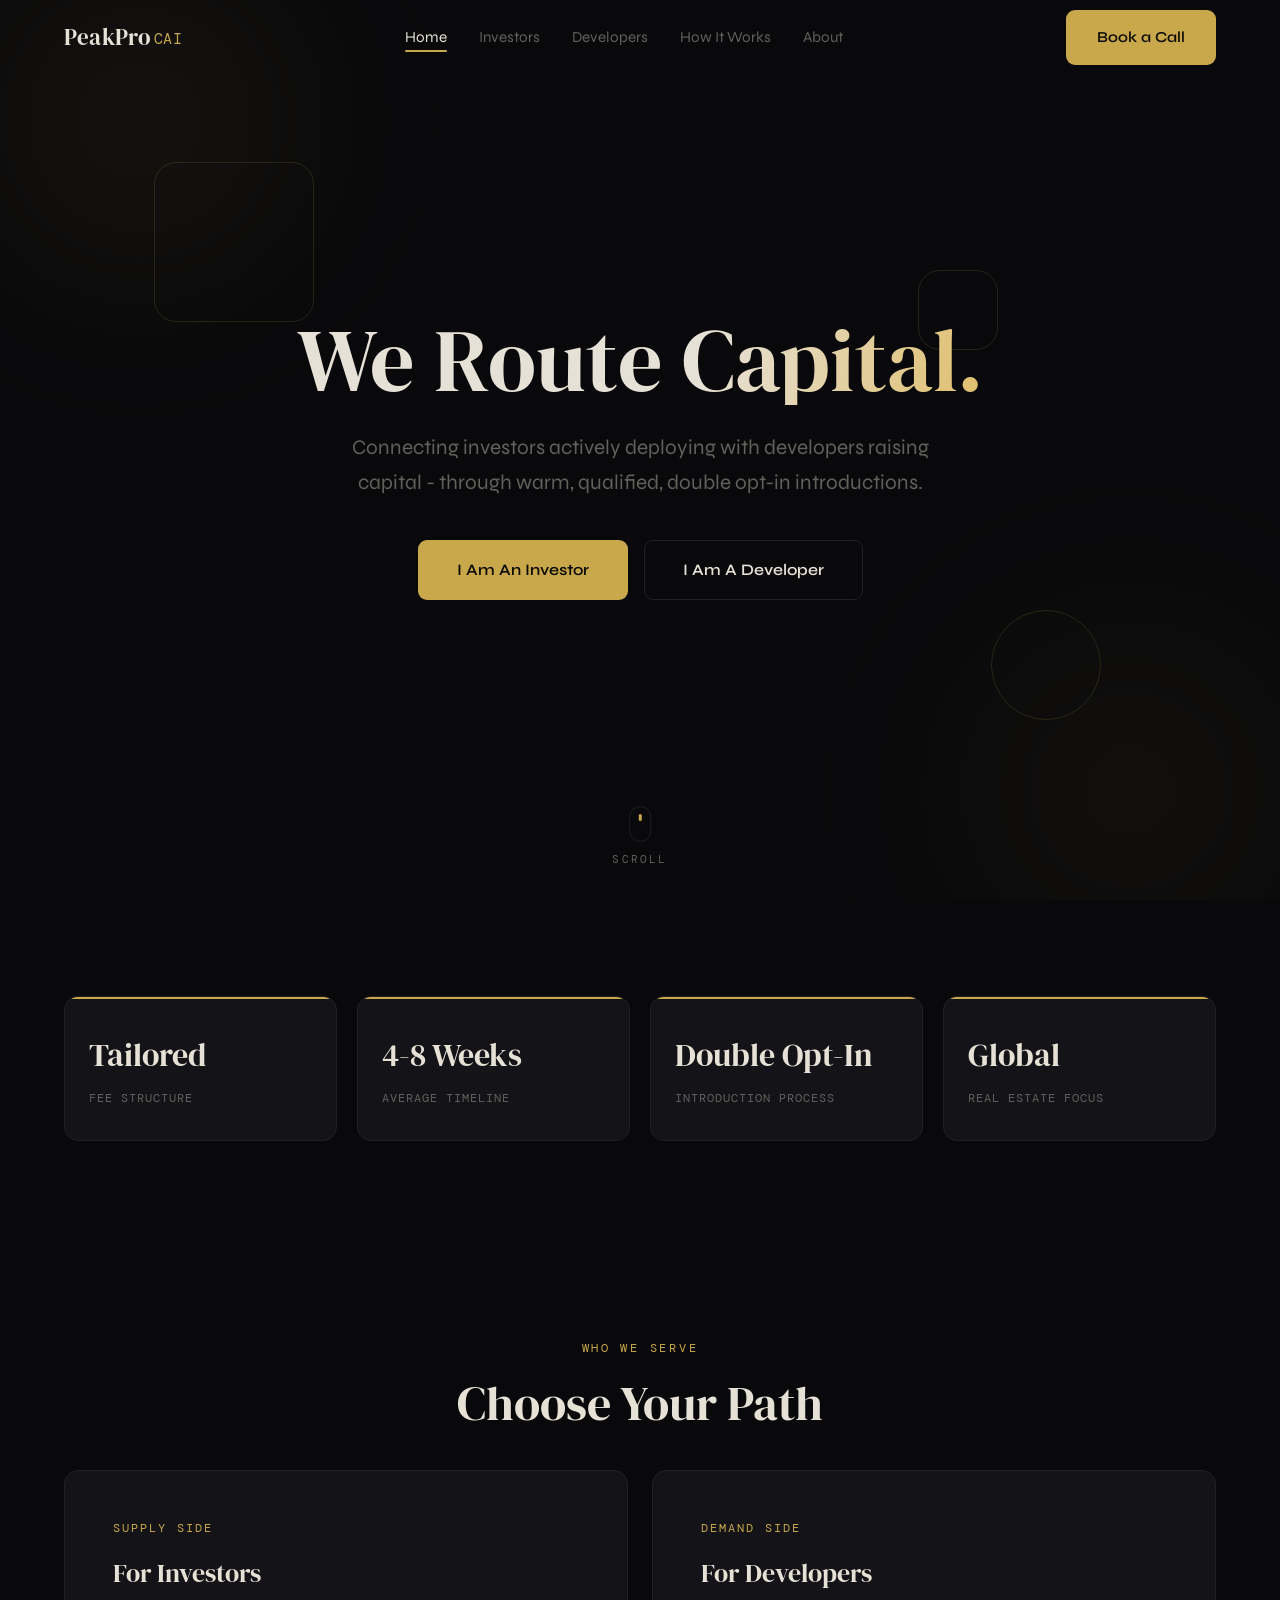
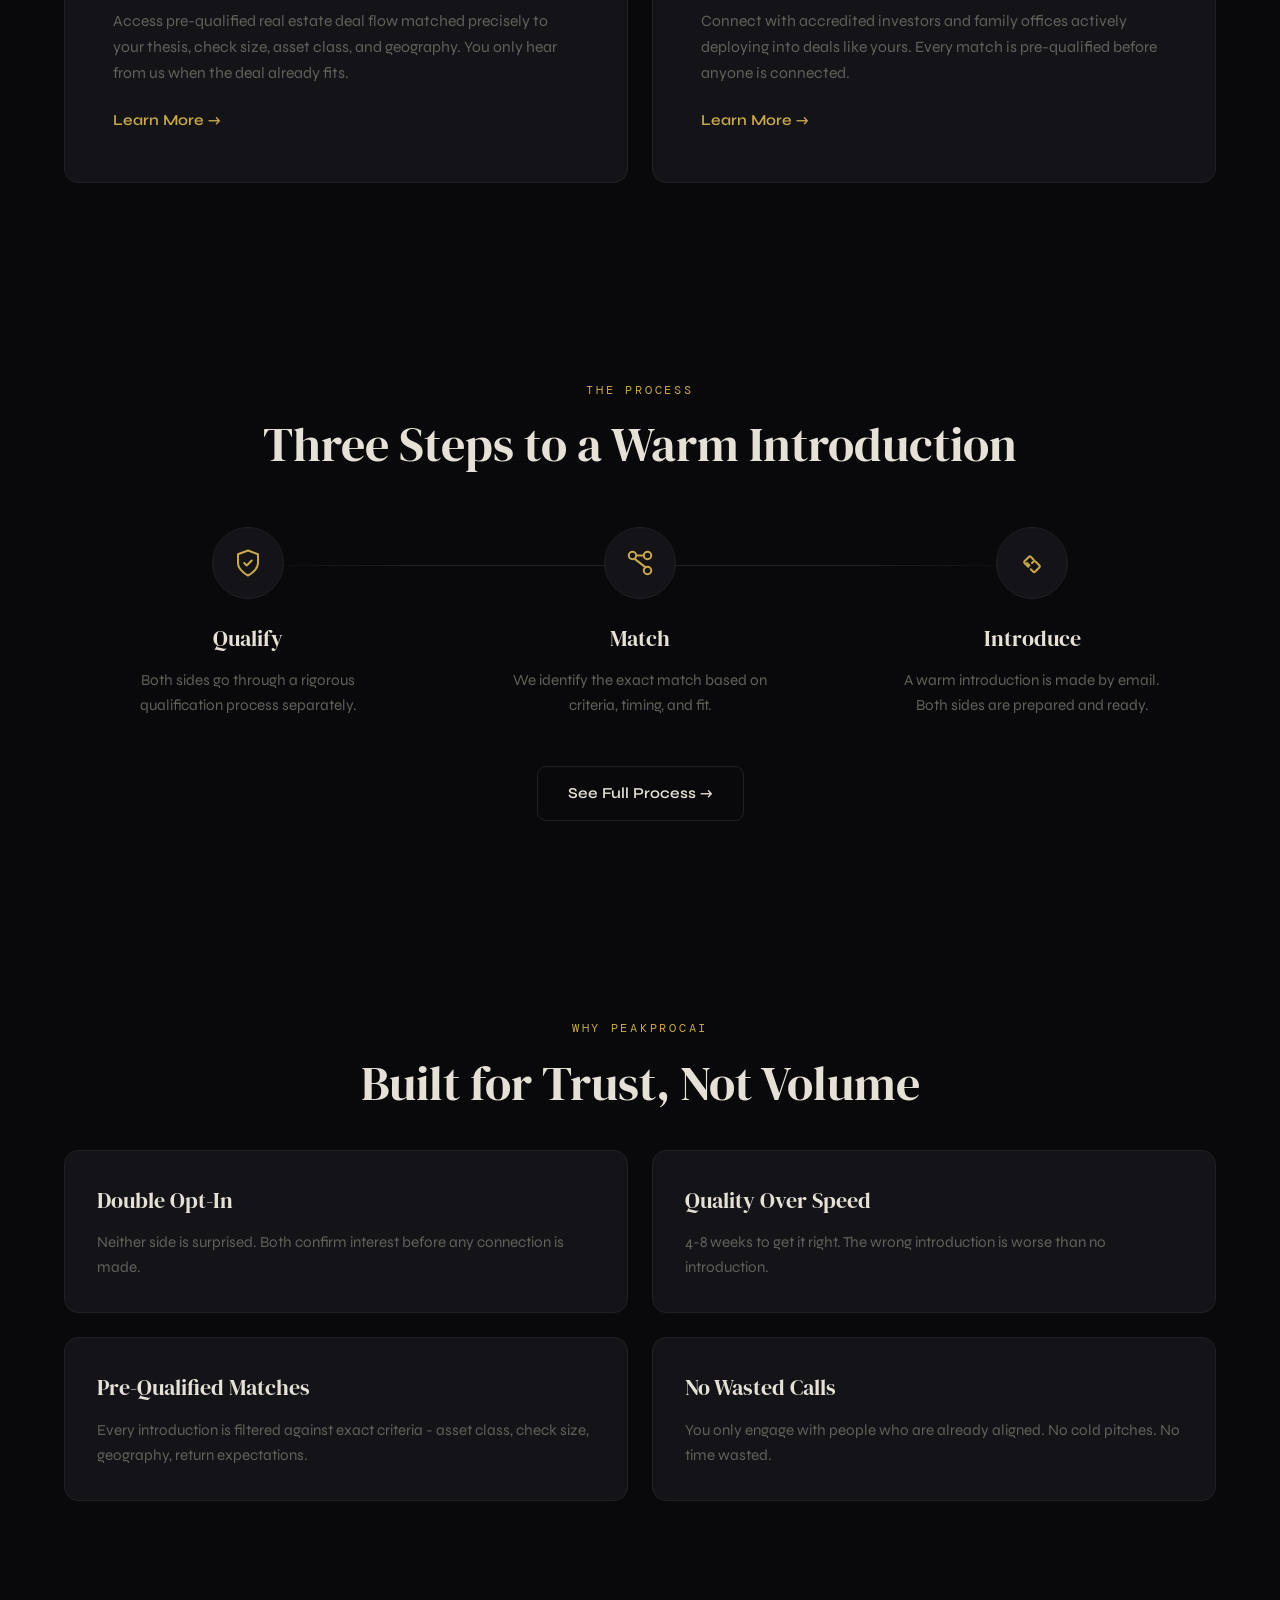
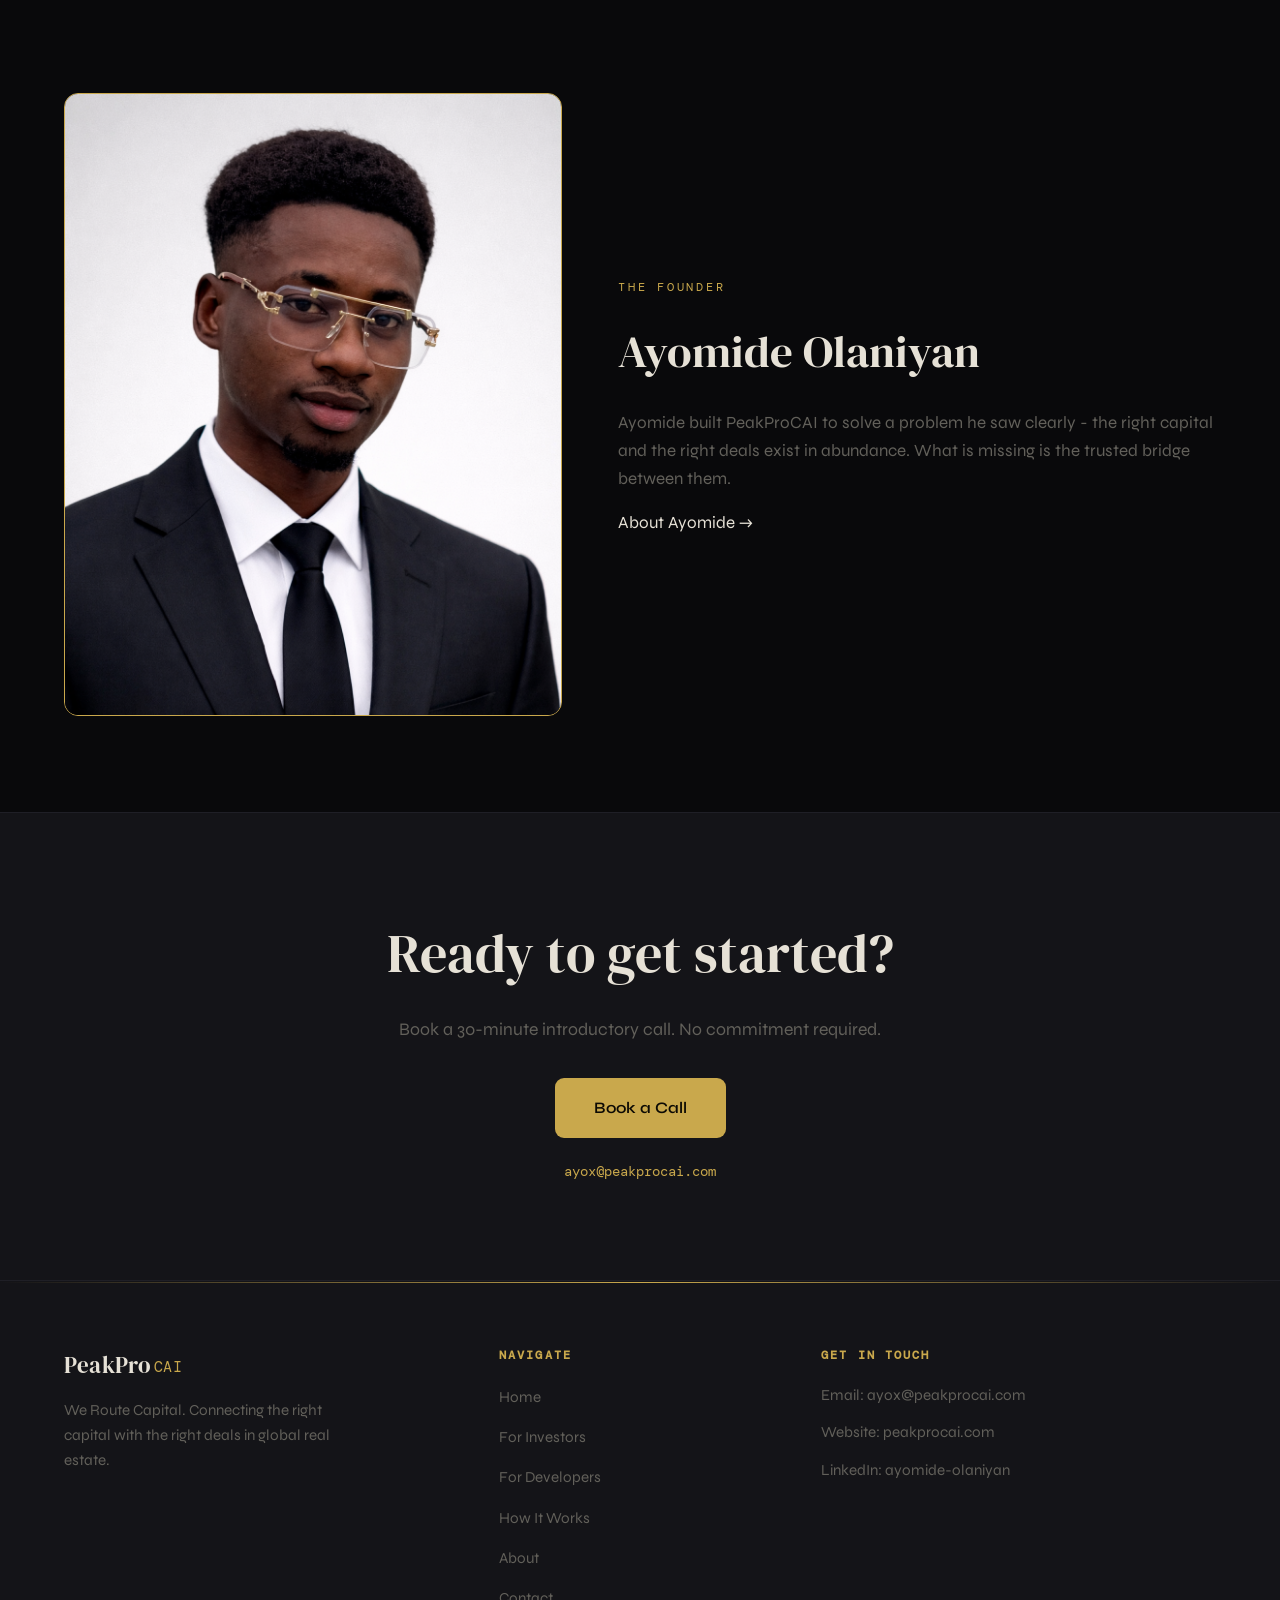
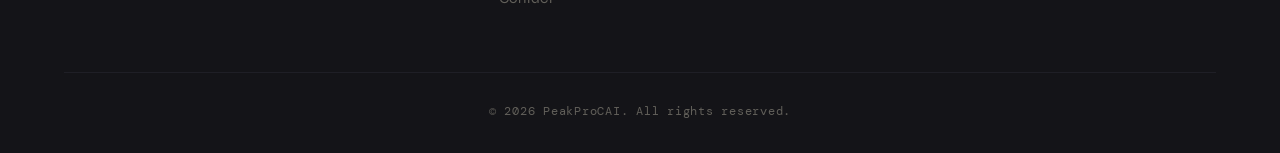
<file: index.html>
<!DOCTYPE html>
<html lang="en">
<head>
  <meta charset="UTF-8" />
  <meta name="viewport" content="width=device-width, initial-scale=1.0" />
  <title>PeakProCAI - We Route Capital.</title>
  <meta name="description" content="PeakProCAI connects the right capital with the right deals in global real estate through warm, double opt-in introductions." />

  <!-- Google Fonts -->
  <link rel="preconnect" href="https://fonts.googleapis.com" />
  <link rel="preconnect" href="https://fonts.gstatic.com" crossorigin />
  <link href="https://fonts.googleapis.com/css2?family=DM+Mono:wght@400;500&family=DM+Serif+Display&family=Syne:wght@400;500;600;700&display=swap" rel="stylesheet" />

  <link rel="stylesheet" href="styles.css" />
</head>
<body>

  <!-- ========== NAVIGATION ========== -->
  <nav class="nav">
    <div class="container">
      <a href="index.html" class="wordmark">PeakPro<span class="cai">CAI</span></a>

      <ul class="nav-links">
        <li><a href="index.html">Home</a></li>
        <li><a href="investors.html">Investors</a></li>
        <li><a href="developers.html">Developers</a></li>
        <li><a href="how-it-works.html">How It Works</a></li>
        <li><a href="about.html">About</a></li>
      </ul>

      <div class="nav-cta">
        <a href="https://cal.com/peakprocai/intro-30-min-with-ayox-from-peakproc" target="_blank" rel="noopener" class="btn btn-gold">Book a Call</a>
        <button class="nav-toggle" aria-label="Toggle menu" aria-expanded="false">
          <span></span><span></span><span></span>
        </button>
      </div>
    </div>
  </nav>

  <!-- ========== HERO ========== -->
  <header class="hero">
    <div class="hero-bg">
      <div class="shape shape-1"></div>
      <div class="shape shape-2"></div>
      <div class="shape shape-3"></div>
    </div>

    <div class="hero-content">
      <h1 class="shimmer">We Route Capital.</h1>
      <p class="lead">Connecting investors actively deploying with developers raising capital - through warm, qualified, double opt-in introductions.</p>
      <div class="hero-actions">
        <a href="investors.html" class="btn btn-gold btn-lg">I Am An Investor</a>
        <a href="developers.html" class="btn btn-outline btn-lg">I Am A Developer</a>
      </div>
    </div>

    <a href="#stats" class="scroll-indicator" aria-label="Scroll down">
      <div class="mouse"></div>
      <span>SCROLL</span>
    </a>
  </header>

  <!-- ========== STATS ROW ========== -->
  <section id="stats">
    <div class="container">
      <div class="stats">
        <div class="stat-card reveal">
          <div class="value">Tailored</div>
          <div class="label">Fee Structure</div>
        </div>
        <div class="stat-card reveal">
          <div class="value">4-8 Weeks</div>
          <div class="label">Average Timeline</div>
        </div>
        <div class="stat-card reveal">
          <div class="value">Double Opt-In</div>
          <div class="label">Introduction Process</div>
        </div>
        <div class="stat-card reveal">
          <div class="value">Global</div>
          <div class="label">Real Estate Focus</div>
        </div>
      </div>
    </div>
  </section>

  <!-- ========== CHOOSE YOUR PATH ========== -->
  <section>
    <div class="container">
      <div class="reveal center">
        <span class="section-label">Who We Serve</span>
        <h2 class="section-title">Choose Your Path</h2>
      </div>

      <div class="grid-2" style="margin-top: 40px;">
        <div class="card path-card reveal">
          <span class="card-label">Supply Side</span>
          <h3>For Investors</h3>
          <p>Access pre-qualified real estate deal flow matched precisely to your thesis, check size, asset class, and geography. You only hear from us when the deal already fits.</p>
          <a href="investors.html" class="card-link">Learn More →</a>
        </div>

        <div class="card path-card reveal">
          <span class="card-label">Demand Side</span>
          <h3>For Developers</h3>
          <p>Connect with accredited investors and family offices actively deploying into deals like yours. Every match is pre-qualified before anyone is connected.</p>
          <a href="developers.html" class="card-link">Learn More →</a>
        </div>
      </div>
    </div>
  </section>

  <!-- ========== HOW IT WORKS PREVIEW ========== -->
  <section>
    <div class="container">
      <div class="reveal center">
        <span class="section-label">The Process</span>
        <h2 class="section-title">Three Steps to a Warm Introduction</h2>
      </div>

      <div class="steps" style="margin-top: 56px;">
        <div class="step reveal">
          <div class="step-icon">
            <svg viewBox="0 0 24 24" fill="none" stroke="currentColor" stroke-width="1.6" stroke-linecap="round" stroke-linejoin="round"><path d="M12 22s8-4 8-10V5l-8-3-8 3v7c0 6 8 10 8 10z"/><path d="m9 12 2 2 4-4"/></svg>
          </div>
          <h3>Qualify</h3>
          <p>Both sides go through a rigorous qualification process separately.</p>
        </div>

        <div class="step reveal">
          <div class="step-icon">
            <svg viewBox="0 0 24 24" fill="none" stroke="currentColor" stroke-width="1.6" stroke-linecap="round" stroke-linejoin="round"><circle cx="6" cy="6" r="3"/><circle cx="18" cy="18" r="3"/><circle cx="18" cy="6" r="3"/><path d="M9 6h6M7.5 8.5l9 7"/></svg>
          </div>
          <h3>Match</h3>
          <p>We identify the exact match based on criteria, timing, and fit.</p>
        </div>

        <div class="step reveal">
          <div class="step-icon">
            <svg viewBox="0 0 24 24" fill="none" stroke="currentColor" stroke-width="1.6" stroke-linecap="round" stroke-linejoin="round"><path d="m11 17 2 2a1 1 0 0 0 1.4 0l3.6-3.6a1 1 0 0 0 0-1.4l-3-3"/><path d="m13 9-2-2a1 1 0 0 0-1.4 0L6 10.6a1 1 0 0 0 0 1.4l3 3"/><path d="m8 12 2 2M14 10l-2 2"/></svg>
          </div>
          <h3>Introduce</h3>
          <p>A warm introduction is made by email. Both sides are prepared and ready.</p>
        </div>
      </div>

      <div class="center" style="margin-top: 48px;">
        <a href="how-it-works.html" class="btn btn-outline">See Full Process →</a>
      </div>
    </div>
  </section>

  <!-- ========== WHY PEAKPROCAI ========== -->
  <section>
    <div class="container">
      <div class="reveal center">
        <span class="section-label">Why PeakProCAI</span>
        <h2 class="section-title">Built for Trust, Not Volume</h2>
      </div>

      <div class="grid-2" style="margin-top: 40px;">
        <div class="feature reveal">
          <h3>Double Opt-In</h3>
          <p>Neither side is surprised. Both confirm interest before any connection is made.</p>
        </div>
        <div class="feature reveal">
          <h3>Quality Over Speed</h3>
          <p>4-8 weeks to get it right. The wrong introduction is worse than no introduction.</p>
        </div>
        <div class="feature reveal">
          <h3>Pre-Qualified Matches</h3>
          <p>Every introduction is filtered against exact criteria - asset class, check size, geography, return expectations.</p>
        </div>
        <div class="feature reveal">
          <h3>No Wasted Calls</h3>
          <p>You only engage with people who are already aligned. No cold pitches. No time wasted.</p>
        </div>
      </div>
    </div>
  </section>

  <!-- ========== FOUNDER PREVIEW ========== -->
  <section>
    <div class="container">
      <div class="founder">
        <div class="founder-photo reveal">
          <img src="assets/founder.png" alt="Ayomide Olaniyan, Founder of PeakProCAI" onerror="this.style.display='none'; this.parentElement.classList.add('no-img');" />
          <span class="photo-fallback">Founder Photo</span>
        </div>
        <div class="founder-content reveal">
          <span class="section-label">The Founder</span>
          <h2>Ayomide Olaniyan</h2>
          <p>Ayomide built PeakProCAI to solve a problem he saw clearly - the right capital and the right deals exist in abundance. What is missing is the trusted bridge between them.</p>
          <a href="about.html" class="card-link">About Ayomide →</a>
        </div>
      </div>
    </div>
  </section>

  <!-- ========== FINAL CTA ========== -->
  <section class="cta-section">
    <div class="container reveal">
      <h2>Ready to get started?</h2>
      <p>Book a 30-minute introductory call. No commitment required.</p>
      <a href="https://cal.com/peakprocai/intro-30-min-with-ayox-from-peakproc" target="_blank" rel="noopener" class="btn btn-gold btn-lg">Book a Call</a>
      <div class="cta-email">
        <a href="mailto:ayox@peakprocai.com">ayox@peakprocai.com</a>
      </div>
    </div>
  </section>

  <!-- ========== FOOTER ========== -->
  <footer class="footer">
    <div class="container">
      <div class="footer-grid">
        <div class="footer-brand">
          <a href="index.html" class="wordmark">PeakPro<span class="cai">CAI</span></a>
          <p>We Route Capital. Connecting the right capital with the right deals in global real estate.</p>
        </div>

        <div class="footer-nav">
          <h4>Navigate</h4>
          <ul>
            <li><a href="index.html">Home</a></li>
            <li><a href="investors.html">For Investors</a></li>
            <li><a href="developers.html">For Developers</a></li>
            <li><a href="how-it-works.html">How It Works</a></li>
            <li><a href="about.html">About</a></li>
            <li><a href="contact.html">Contact</a></li>
          </ul>
        </div>

        <div class="footer-contact">
          <h4>Get In Touch</h4>
          <div class="contact-row">Email: <a href="mailto:ayox@peakprocai.com">ayox@peakprocai.com</a></div>
          <div class="contact-row">Website: <a href="https://peakprocai.com" target="_blank" rel="noopener">peakprocai.com</a></div>
          <div class="contact-row">LinkedIn: <a href="https://linkedin.com/in/ayomide-olaniyan-3b2439313" target="_blank" rel="noopener">ayomide-olaniyan</a></div>
        </div>
      </div>

      <div class="footer-bottom">
        © 2026 PeakProCAI. All rights reserved.
      </div>
    </div>
  </footer>

  <script src="main.js"></script>
</body>
</html>
</file>
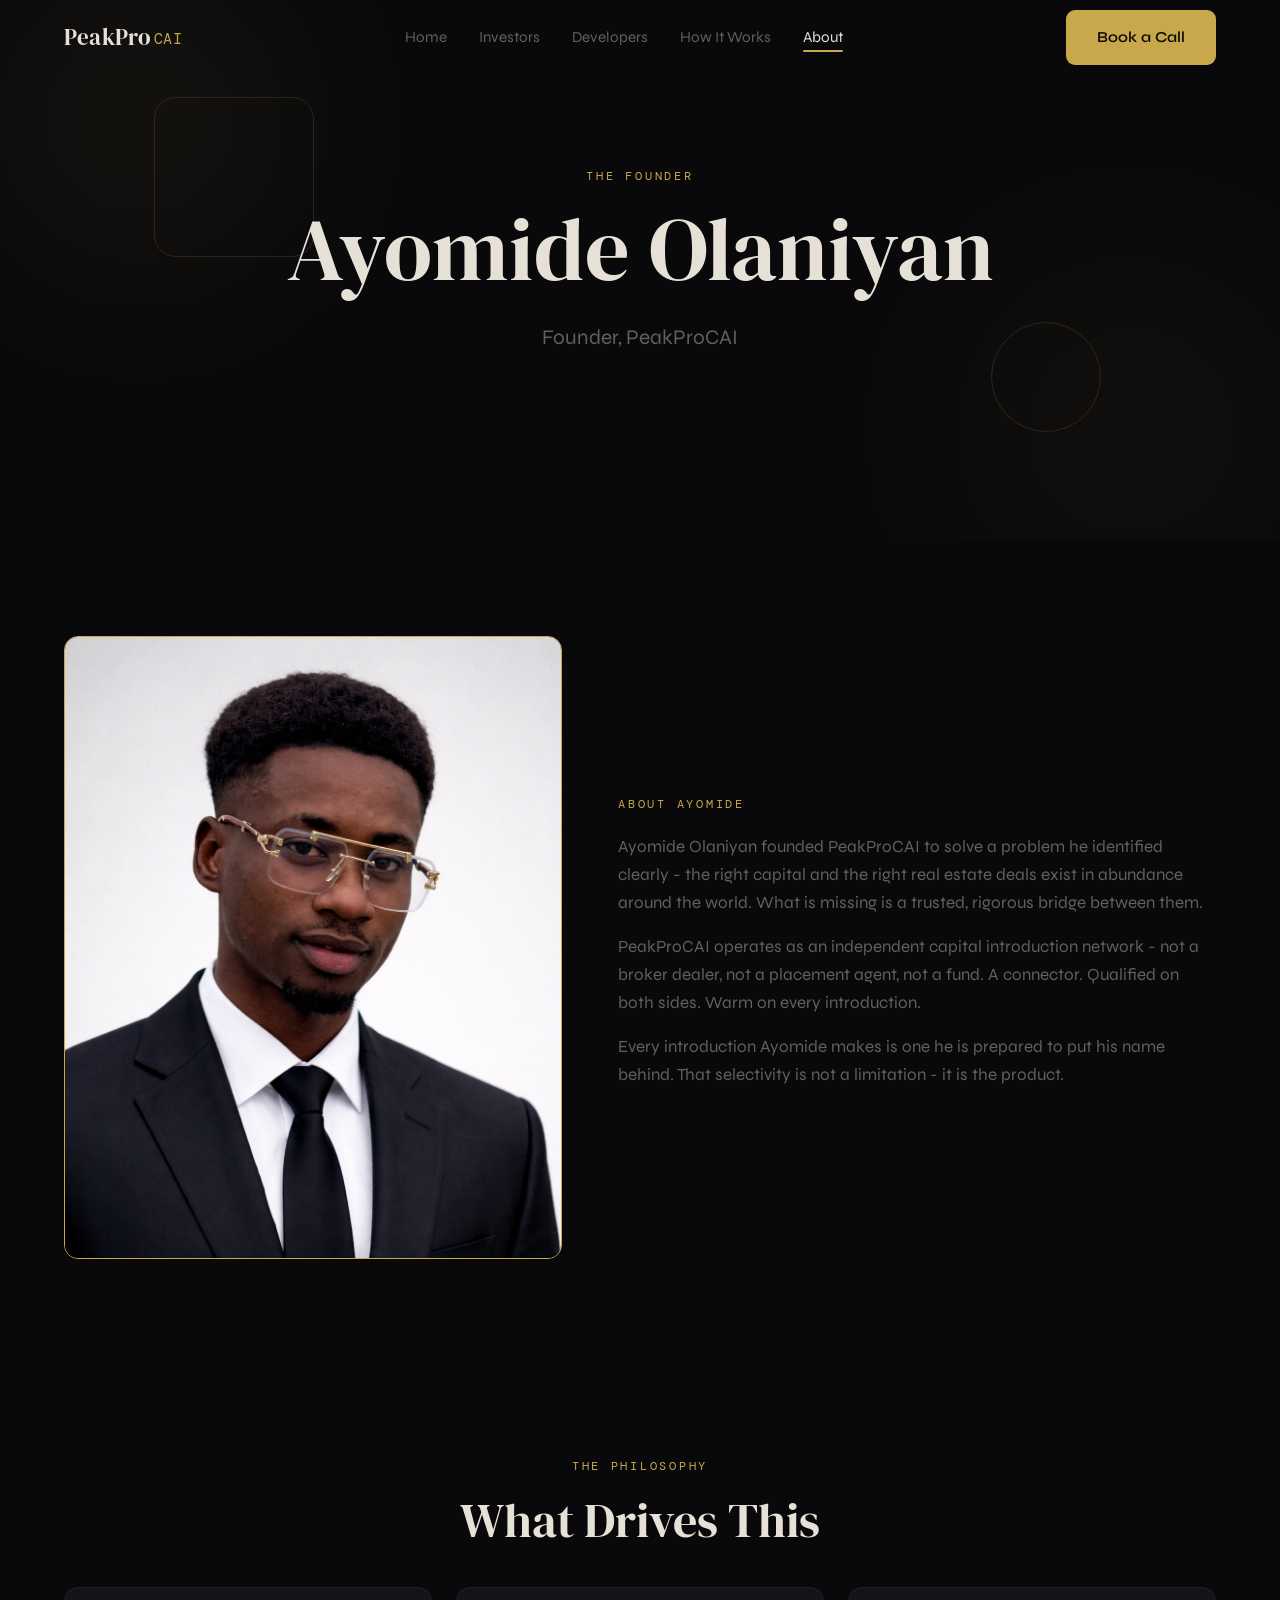
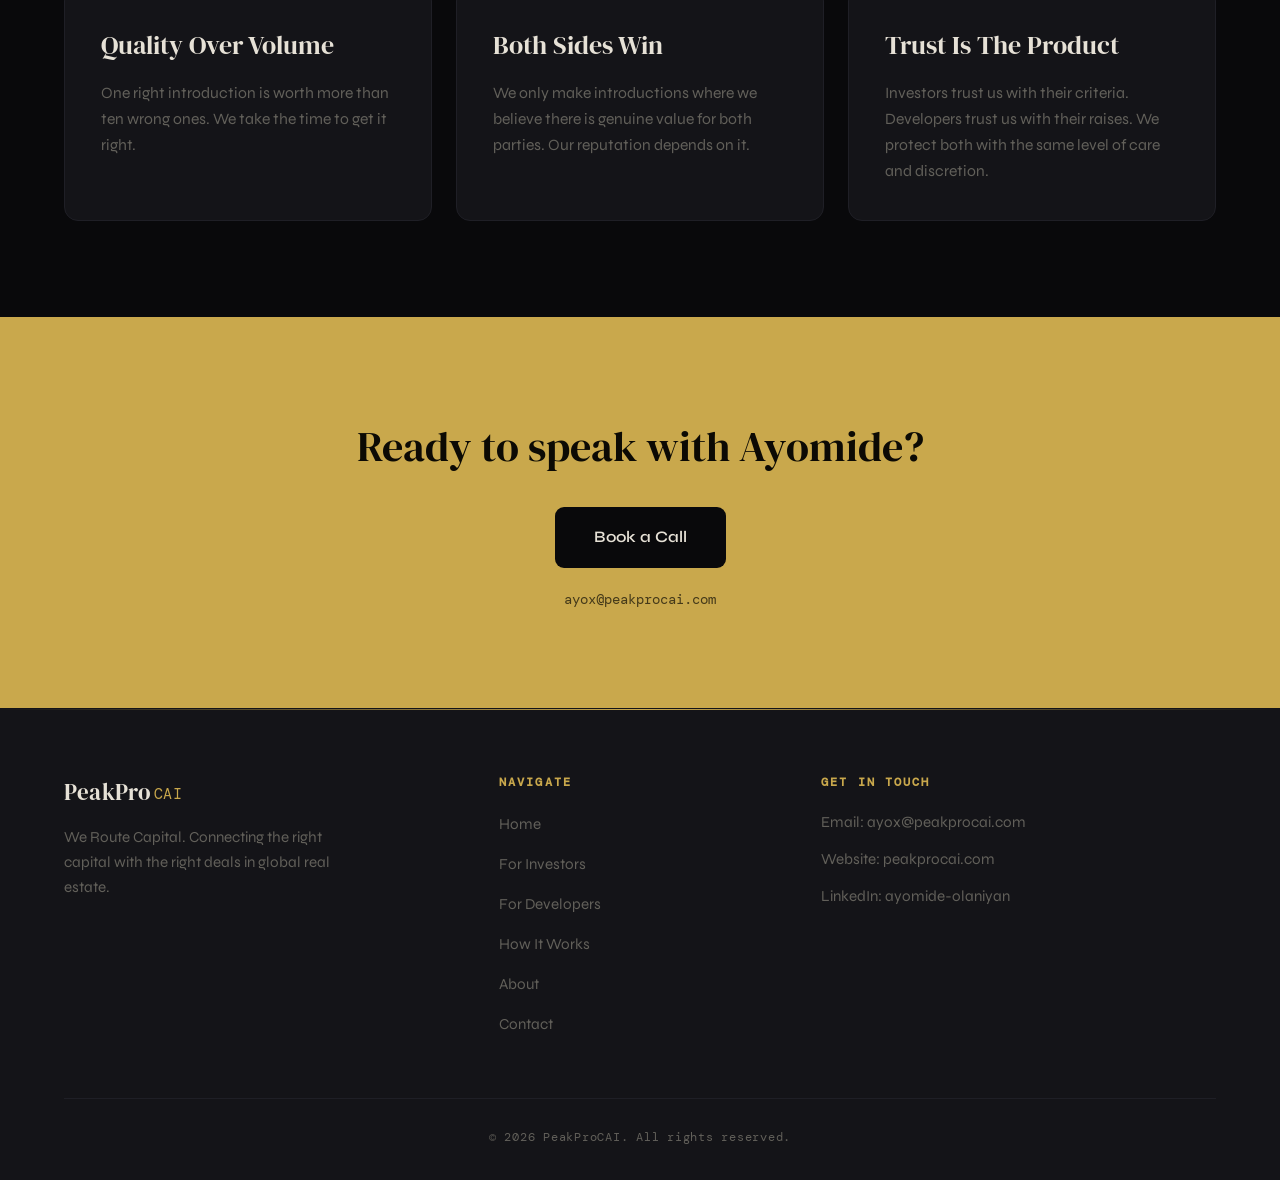
<file: about.html>
<!DOCTYPE html>
<html lang="en">
<head>
  <meta charset="UTF-8" />
  <meta name="viewport" content="width=device-width, initial-scale=1.0" />
  <title>About Ayomide Olaniyan - PeakProCAI</title>
  <meta name="description" content="Ayomide Olaniyan founded PeakProCAI as an independent capital introduction network - qualified on both sides, warm on every introduction." />

  <!-- Google Fonts -->
  <link rel="preconnect" href="https://fonts.googleapis.com" />
  <link rel="preconnect" href="https://fonts.gstatic.com" crossorigin />
  <link href="https://fonts.googleapis.com/css2?family=DM+Mono:wght@400;500&family=DM+Serif+Display&family=Syne:wght@400;500;600;700&display=swap" rel="stylesheet" />

  <link rel="stylesheet" href="styles.css" />
</head>
<body>

  <!-- ========== NAVIGATION ========== -->
  <nav class="nav">
    <div class="container">
      <a href="index.html" class="wordmark">PeakPro<span class="cai">CAI</span></a>

      <ul class="nav-links">
        <li><a href="index.html">Home</a></li>
        <li><a href="investors.html">Investors</a></li>
        <li><a href="developers.html">Developers</a></li>
        <li><a href="how-it-works.html">How It Works</a></li>
        <li><a href="about.html">About</a></li>
      </ul>

      <div class="nav-cta">
        <a href="https://cal.com/peakprocai/intro-30-min-with-ayox-from-peakproc" target="_blank" rel="noopener" class="btn btn-gold">Book a Call</a>
        <button class="nav-toggle" aria-label="Toggle menu" aria-expanded="false">
          <span></span><span></span><span></span>
        </button>
      </div>
    </div>
  </nav>

  <!-- ========== HERO ========== -->
  <header class="hero hero-page">
    <div class="hero-bg">
      <div class="shape shape-1"></div>
      <div class="shape shape-2"></div>
    </div>

    <div class="hero-content">
      <span class="section-label">The Founder</span>
      <h1>Ayomide Olaniyan</h1>
      <p class="lead">Founder, PeakProCAI</p>
    </div>
  </header>

  <!-- ========== FOUNDER SECTION ========== -->
  <section>
    <div class="container">
      <div class="founder">
        <div class="founder-photo reveal">
          <img src="assets/founder.png" alt="Ayomide Olaniyan, Founder of PeakProCAI" onerror="this.style.display='none'; this.parentElement.classList.add('no-img');" />
          <span class="photo-fallback">Add Your Photo Here</span>
        </div>
        <div class="founder-content reveal">
          <span class="section-label">About Ayomide</span>
          <p>Ayomide Olaniyan founded PeakProCAI to solve a problem he identified clearly - the right capital and the right real estate deals exist in abundance around the world. What is missing is a trusted, rigorous bridge between them.</p>
          <p>PeakProCAI operates as an independent capital introduction network - not a broker dealer, not a placement agent, not a fund. A connector. Qualified on both sides. Warm on every introduction.</p>
          <p>Every introduction Ayomide makes is one he is prepared to put his name behind. That selectivity is not a limitation - it is the product.</p>
        </div>
      </div>
    </div>
  </section>

  <!-- ========== THE PHILOSOPHY ========== -->
  <section>
    <div class="container">
      <div class="reveal center">
        <span class="section-label">The Philosophy</span>
        <h2 class="section-title">What Drives This</h2>
      </div>

      <div class="grid-3" style="margin-top: 40px;">
        <div class="card reveal">
          <h3>Quality Over Volume</h3>
          <p>One right introduction is worth more than ten wrong ones. We take the time to get it right.</p>
        </div>
        <div class="card reveal">
          <h3>Both Sides Win</h3>
          <p>We only make introductions where we believe there is genuine value for both parties. Our reputation depends on it.</p>
        </div>
        <div class="card reveal">
          <h3>Trust Is The Product</h3>
          <p>Investors trust us with their criteria. Developers trust us with their raises. We protect both with the same level of care and discretion.</p>
        </div>
      </div>
    </div>
  </section>

  <!-- ========== CONTACT STRIP ========== -->
  <section class="cta-strip">
    <div class="container reveal">
      <h2>Ready to speak with Ayomide?</h2>
      <a href="https://cal.com/peakprocai/intro-30-min-with-ayox-from-peakproc" target="_blank" rel="noopener" class="btn btn-dark btn-lg">Book a Call</a>
      <div class="strip-email">ayox@peakprocai.com</div>
    </div>
  </section>

  <!-- ========== FOOTER ========== -->
  <footer class="footer">
    <div class="container">
      <div class="footer-grid">
        <div class="footer-brand">
          <a href="index.html" class="wordmark">PeakPro<span class="cai">CAI</span></a>
          <p>We Route Capital. Connecting the right capital with the right deals in global real estate.</p>
        </div>

        <div class="footer-nav">
          <h4>Navigate</h4>
          <ul>
            <li><a href="index.html">Home</a></li>
            <li><a href="investors.html">For Investors</a></li>
            <li><a href="developers.html">For Developers</a></li>
            <li><a href="how-it-works.html">How It Works</a></li>
            <li><a href="about.html">About</a></li>
            <li><a href="contact.html">Contact</a></li>
          </ul>
        </div>

        <div class="footer-contact">
          <h4>Get In Touch</h4>
          <div class="contact-row">Email: <a href="mailto:ayox@peakprocai.com">ayox@peakprocai.com</a></div>
          <div class="contact-row">Website: <a href="https://peakprocai.com" target="_blank" rel="noopener">peakprocai.com</a></div>
          <div class="contact-row">LinkedIn: <a href="https://linkedin.com/in/ayomide-olaniyan-3b2439313" target="_blank" rel="noopener">ayomide-olaniyan</a></div>
        </div>
      </div>

      <div class="footer-bottom">
        © 2026 PeakProCAI. All rights reserved.
      </div>
    </div>
  </footer>

  <script src="main.js"></script>
</body>
</html>
</file>
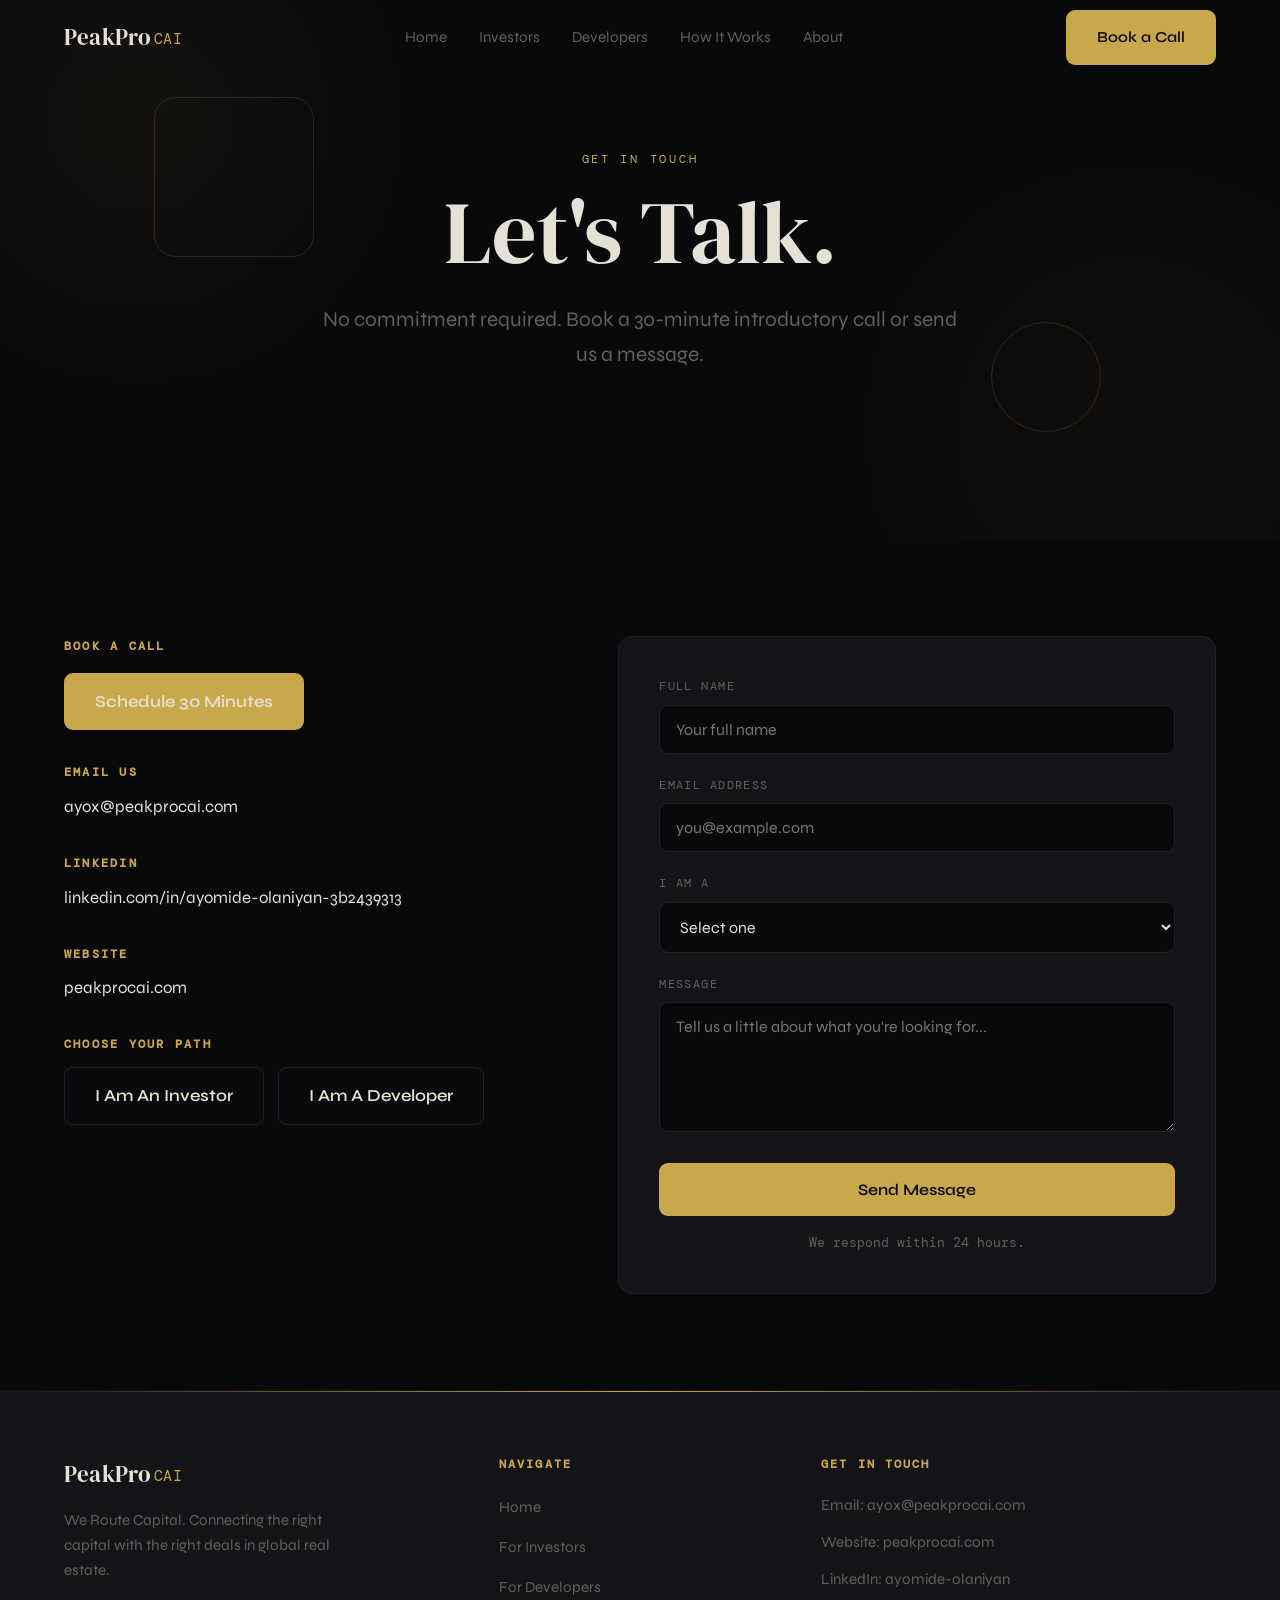
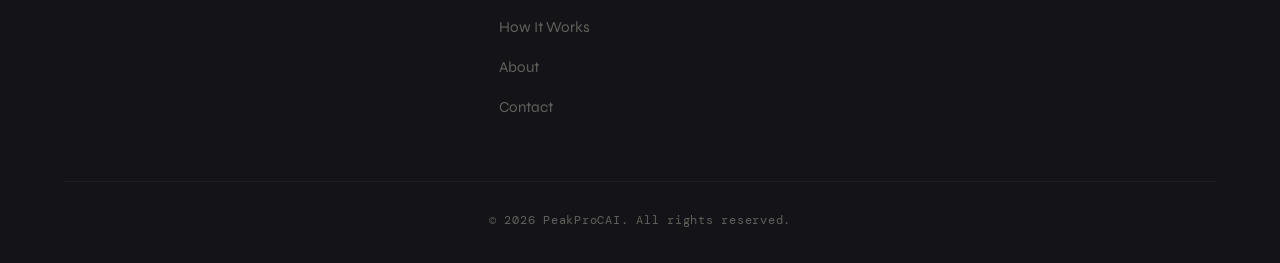
<file: contact.html>
<!DOCTYPE html>
<html lang="en">
<head>
  <meta charset="UTF-8" />
  <meta name="viewport" content="width=device-width, initial-scale=1.0" />
  <title>Get In Touch - PeakProCAI</title>
  <meta name="description" content="Book a 30-minute introductory call with Ayomide, or send PeakProCAI a message. No commitment required." />

  <!-- Google Fonts -->
  <link rel="preconnect" href="https://fonts.googleapis.com" />
  <link rel="preconnect" href="https://fonts.gstatic.com" crossorigin />
  <link href="https://fonts.googleapis.com/css2?family=DM+Mono:wght@400;500&family=DM+Serif+Display&family=Syne:wght@400;500;600;700&display=swap" rel="stylesheet" />

  <link rel="stylesheet" href="styles.css" />
</head>
<body>

  <!-- ========== NAVIGATION ========== -->
  <nav class="nav">
    <div class="container">
      <a href="index.html" class="wordmark">PeakPro<span class="cai">CAI</span></a>

      <ul class="nav-links">
        <li><a href="index.html">Home</a></li>
        <li><a href="investors.html">Investors</a></li>
        <li><a href="developers.html">Developers</a></li>
        <li><a href="how-it-works.html">How It Works</a></li>
        <li><a href="about.html">About</a></li>
      </ul>

      <div class="nav-cta">
        <a href="https://cal.com/peakprocai/intro-30-min-with-ayox-from-peakproc" target="_blank" rel="noopener" class="btn btn-gold">Book a Call</a>
        <button class="nav-toggle" aria-label="Toggle menu" aria-expanded="false">
          <span></span><span></span><span></span>
        </button>
      </div>
    </div>
  </nav>

  <!-- ========== HERO ========== -->
  <header class="hero hero-page">
    <div class="hero-bg">
      <div class="shape shape-1"></div>
      <div class="shape shape-2"></div>
    </div>

    <div class="hero-content">
      <span class="section-label">Get In Touch</span>
      <h1>Let's Talk.</h1>
      <p class="lead">No commitment required. Book a 30-minute introductory call or send us a message.</p>
    </div>
  </header>

  <!-- ========== CONTACT GRID ========== -->
  <section>
    <div class="container">
      <div class="contact-grid">

        <!-- Left column - Contact Info -->
        <div class="contact-info reveal">
          <div class="info-block">
            <h3>Book a Call</h3>
            <a href="https://cal.com/peakprocai/intro-30-min-with-ayox-from-peakproc" target="_blank" rel="noopener" class="btn btn-gold" style="margin-top: 6px;">Schedule 30 Minutes</a>
          </div>

          <div class="info-block">
            <h3>Email Us</h3>
            <a href="mailto:ayox@peakprocai.com">ayox@peakprocai.com</a>
          </div>

          <div class="info-block">
            <h3>LinkedIn</h3>
            <a href="https://linkedin.com/in/ayomide-olaniyan-3b2439313" target="_blank" rel="noopener">linkedin.com/in/ayomide-olaniyan-3b2439313</a>
          </div>

          <div class="info-block">
            <h3>Website</h3>
            <a href="https://peakprocai.com" target="_blank" rel="noopener">peakprocai.com</a>
          </div>

          <div class="info-block">
            <h3>Choose Your Path</h3>
            <div class="path-buttons">
              <a href="investors.html" class="btn btn-outline">I Am An Investor</a>
              <a href="developers.html" class="btn btn-outline">I Am A Developer</a>
            </div>
          </div>
        </div>

        <!-- Right column - Contact Form -->
        <form class="contact-form reveal" novalidate>
          <div class="form-group">
            <label for="name">Full Name</label>
            <input type="text" id="name" name="name" placeholder="Your full name" required />
          </div>

          <div class="form-group">
            <label for="email">Email Address</label>
            <input type="email" id="email" name="email" placeholder="you@example.com" required />
          </div>

          <div class="form-group">
            <label for="role">I Am A</label>
            <select id="role" name="role" required>
              <option value="" disabled selected>Select one</option>
              <option value="investor">Investor</option>
              <option value="developer">Developer</option>
              <option value="other">Other</option>
            </select>
          </div>

          <div class="form-group">
            <label for="message">Message</label>
            <textarea id="message" name="message" placeholder="Tell us a little about what you're looking for..." required></textarea>
          </div>

          <button type="submit" class="btn btn-gold btn-lg" style="width: 100%;">Send Message</button>

          <p class="form-note">We respond within 24 hours.</p>
          <div class="form-success">Thank you - your message has been received. We'll be in touch within 24 hours.</div>
        </form>

      </div>
    </div>
  </section>

  <!-- ========== FOOTER ========== -->
  <footer class="footer">
    <div class="container">
      <div class="footer-grid">
        <div class="footer-brand">
          <a href="index.html" class="wordmark">PeakPro<span class="cai">CAI</span></a>
          <p>We Route Capital. Connecting the right capital with the right deals in global real estate.</p>
        </div>

        <div class="footer-nav">
          <h4>Navigate</h4>
          <ul>
            <li><a href="index.html">Home</a></li>
            <li><a href="investors.html">For Investors</a></li>
            <li><a href="developers.html">For Developers</a></li>
            <li><a href="how-it-works.html">How It Works</a></li>
            <li><a href="about.html">About</a></li>
            <li><a href="contact.html">Contact</a></li>
          </ul>
        </div>

        <div class="footer-contact">
          <h4>Get In Touch</h4>
          <div class="contact-row">Email: <a href="mailto:ayox@peakprocai.com">ayox@peakprocai.com</a></div>
          <div class="contact-row">Website: <a href="https://peakprocai.com" target="_blank" rel="noopener">peakprocai.com</a></div>
          <div class="contact-row">LinkedIn: <a href="https://linkedin.com/in/ayomide-olaniyan-3b2439313" target="_blank" rel="noopener">ayomide-olaniyan</a></div>
        </div>
      </div>

      <div class="footer-bottom">
        © 2026 PeakProCAI. All rights reserved.
      </div>
    </div>
  </footer>

  <script src="main.js"></script>
</body>
</html>
</file>
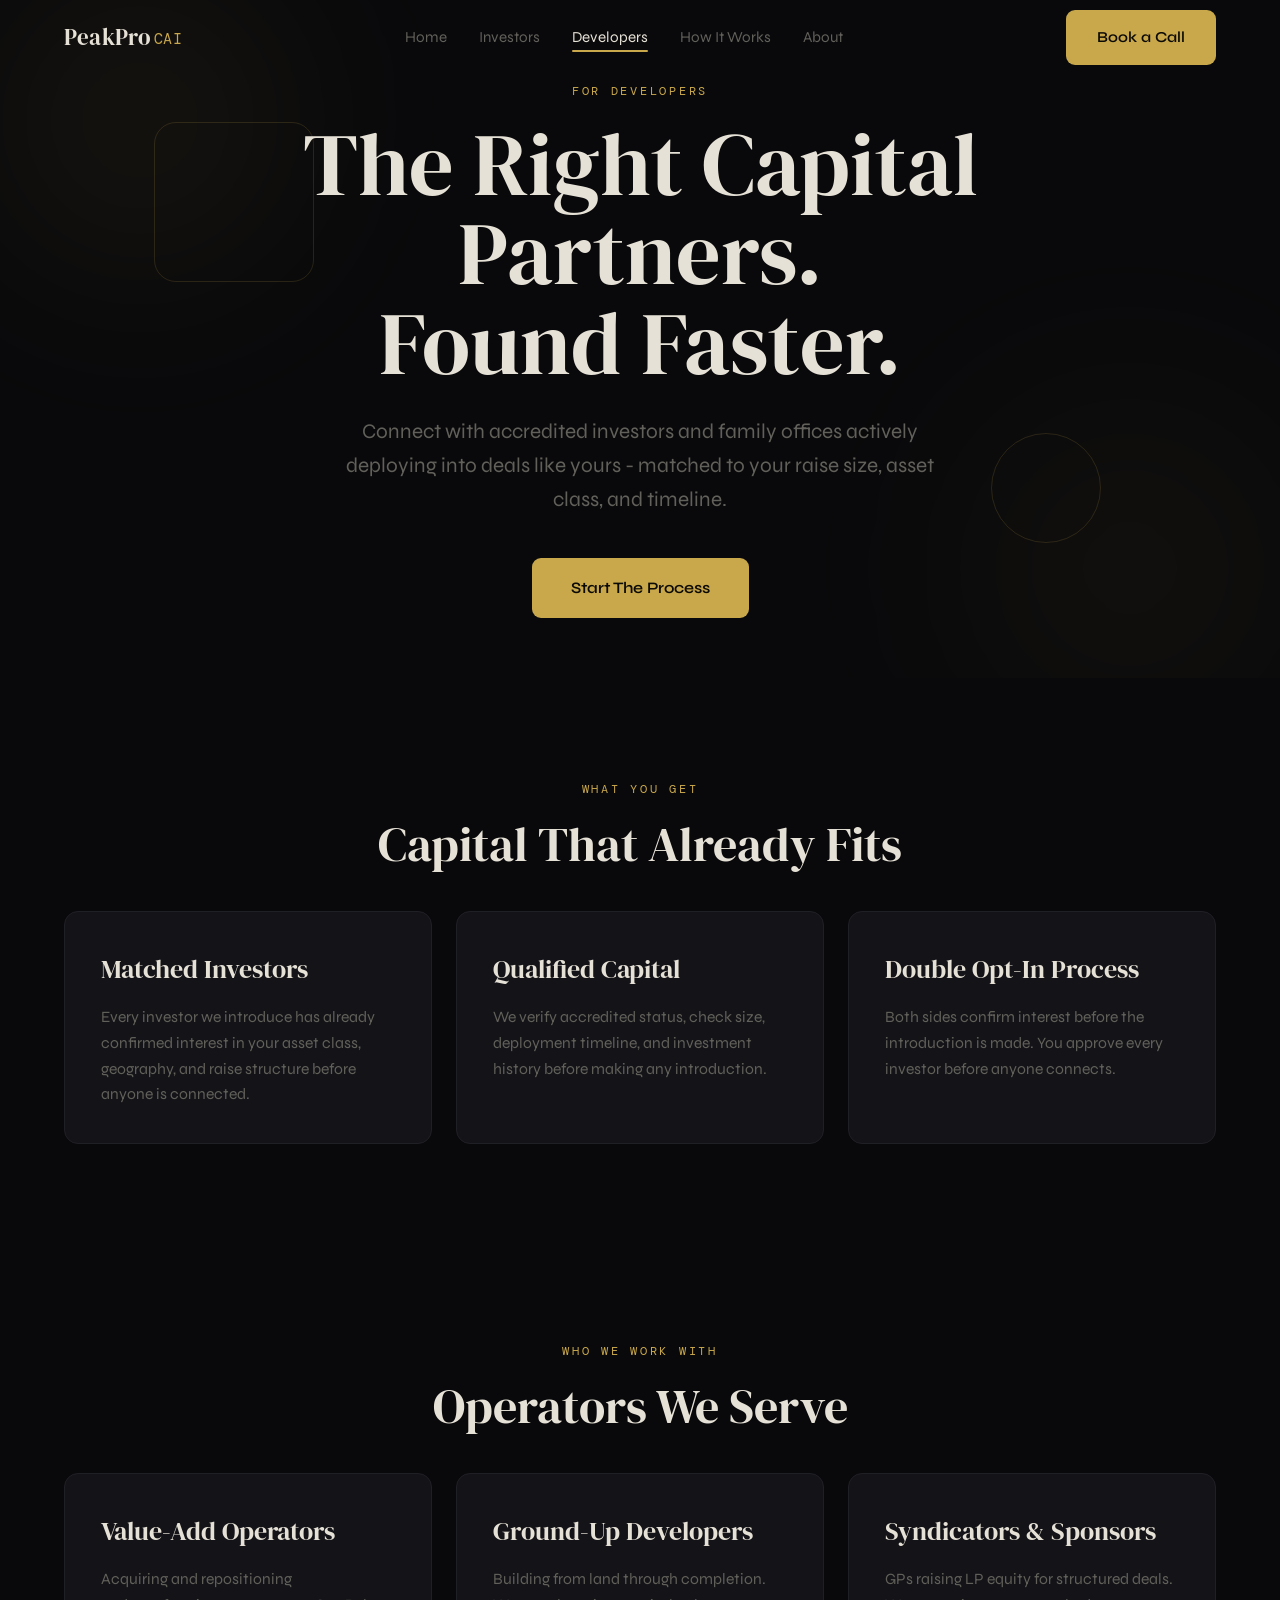
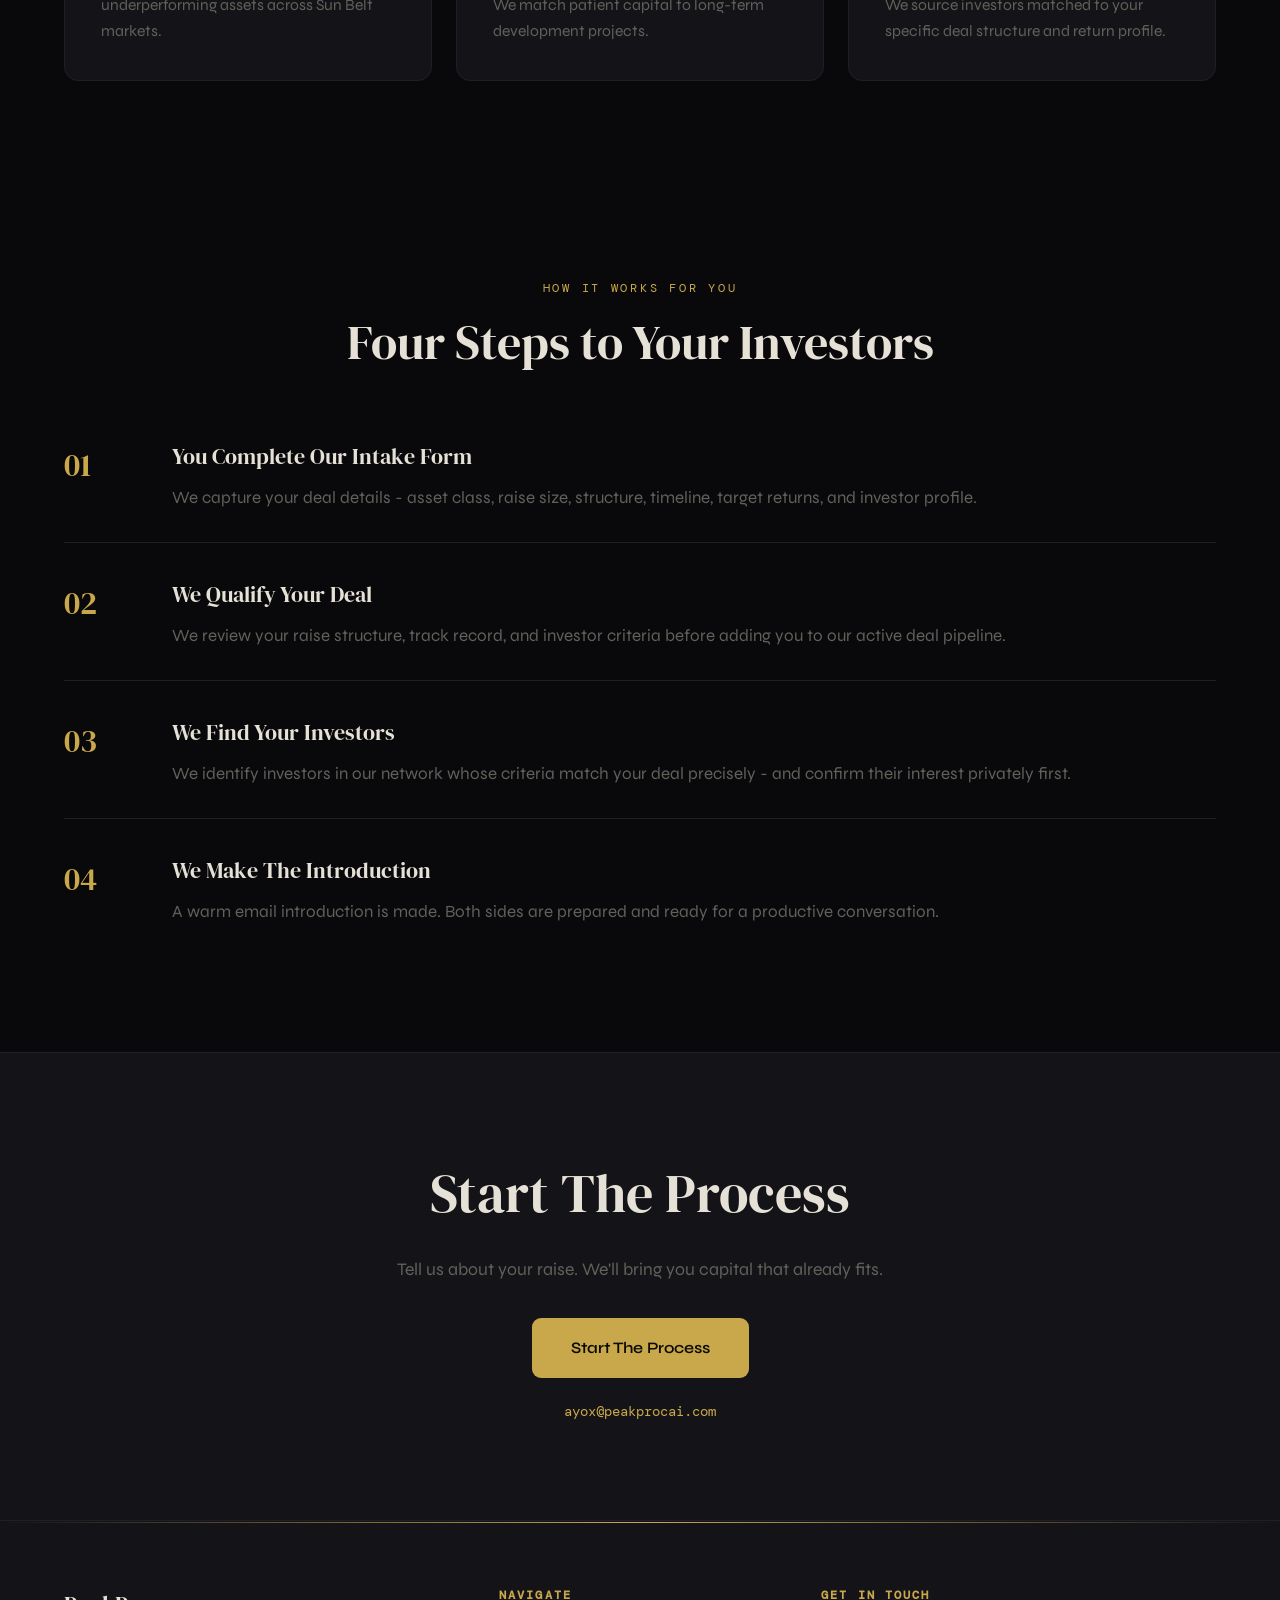
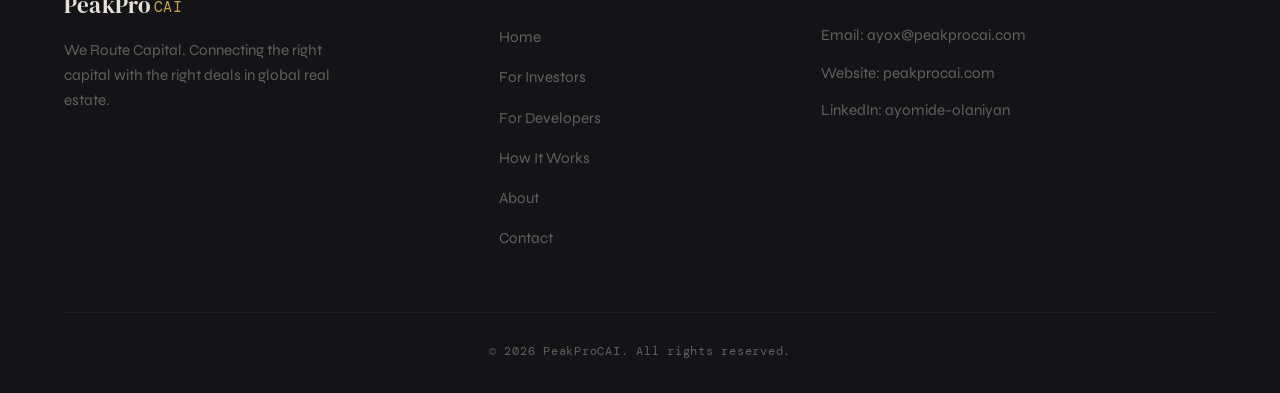
<file: developers.html>
<!DOCTYPE html>
<html lang="en">
<head>
  <meta charset="UTF-8" />
  <meta name="viewport" content="width=device-width, initial-scale=1.0" />
  <title>For Developers - PeakProCAI</title>
  <meta name="description" content="Connect with accredited investors and family offices actively deploying into deals like yours - matched to your raise size, asset class, and timeline." />

  <!-- Google Fonts -->
  <link rel="preconnect" href="https://fonts.googleapis.com" />
  <link rel="preconnect" href="https://fonts.gstatic.com" crossorigin />
  <link href="https://fonts.googleapis.com/css2?family=DM+Mono:wght@400;500&family=DM+Serif+Display&family=Syne:wght@400;500;600;700&display=swap" rel="stylesheet" />

  <link rel="stylesheet" href="styles.css" />
</head>
<body>

  <!-- ========== NAVIGATION ========== -->
  <nav class="nav">
    <div class="container">
      <a href="index.html" class="wordmark">PeakPro<span class="cai">CAI</span></a>

      <ul class="nav-links">
        <li><a href="index.html">Home</a></li>
        <li><a href="investors.html">Investors</a></li>
        <li><a href="developers.html">Developers</a></li>
        <li><a href="how-it-works.html">How It Works</a></li>
        <li><a href="about.html">About</a></li>
      </ul>

      <div class="nav-cta">
        <a href="https://cal.com/peakprocai/intro-30-min-with-ayox-from-peakproc" target="_blank" rel="noopener" class="btn btn-gold">Book a Call</a>
        <button class="nav-toggle" aria-label="Toggle menu" aria-expanded="false">
          <span></span><span></span><span></span>
        </button>
      </div>
    </div>
  </nav>

  <!-- ========== HERO ========== -->
  <header class="hero hero-page">
    <div class="hero-bg">
      <div class="shape shape-1"></div>
      <div class="shape shape-2"></div>
    </div>

    <div class="hero-content">
      <span class="section-label">For Developers</span>
      <h1>The Right Capital Partners.<br />Found Faster.</h1>
      <p class="lead">Connect with accredited investors and family offices actively deploying into deals like yours - matched to your raise size, asset class, and timeline.</p>
      <div class="hero-actions">
        <a href="contact.html" class="btn btn-gold btn-lg">Start The Process</a>
      </div>
    </div>
  </header>

  <!-- ========== WHAT YOU GET ========== -->
  <section>
    <div class="container">
      <div class="reveal center">
        <span class="section-label">What You Get</span>
        <h2 class="section-title">Capital That Already Fits</h2>
      </div>

      <div class="grid-3" style="margin-top: 40px;">
        <div class="card reveal">
          <h3>Matched Investors</h3>
          <p>Every investor we introduce has already confirmed interest in your asset class, geography, and raise structure before anyone is connected.</p>
        </div>
        <div class="card reveal">
          <h3>Qualified Capital</h3>
          <p>We verify accredited status, check size, deployment timeline, and investment history before making any introduction.</p>
        </div>
        <div class="card reveal">
          <h3>Double Opt-In Process</h3>
          <p>Both sides confirm interest before the introduction is made. You approve every investor before anyone connects.</p>
        </div>
      </div>
    </div>
  </section>

  <!-- ========== WHO WE WORK WITH ========== -->
  <section>
    <div class="container">
      <div class="reveal center">
        <span class="section-label">Who We Work With</span>
        <h2 class="section-title">Operators We Serve</h2>
      </div>

      <div class="grid-3" style="margin-top: 40px;">
        <div class="card reveal">
          <h3>Value-Add Operators</h3>
          <p>Acquiring and repositioning underperforming assets across Sun Belt markets.</p>
        </div>
        <div class="card reveal">
          <h3>Ground-Up Developers</h3>
          <p>Building from land through completion. We match patient capital to long-term development projects.</p>
        </div>
        <div class="card reveal">
          <h3>Syndicators &amp; Sponsors</h3>
          <p>GPs raising LP equity for structured deals. We source investors matched to your specific deal structure and return profile.</p>
        </div>
      </div>
    </div>
  </section>

  <!-- ========== THE PROCESS FOR DEVELOPERS ========== -->
  <section>
    <div class="container">
      <div class="reveal center">
        <span class="section-label">How It Works For You</span>
        <h2 class="section-title">Four Steps to Your Investors</h2>
      </div>

      <div class="num-steps reveal" style="margin-top: 40px;">
        <div class="num-step">
          <div class="num">01</div>
          <div class="num-body">
            <h3>You Complete Our Intake Form</h3>
            <p>We capture your deal details - asset class, raise size, structure, timeline, target returns, and investor profile.</p>
          </div>
        </div>
        <div class="num-step">
          <div class="num">02</div>
          <div class="num-body">
            <h3>We Qualify Your Deal</h3>
            <p>We review your raise structure, track record, and investor criteria before adding you to our active deal pipeline.</p>
          </div>
        </div>
        <div class="num-step">
          <div class="num">03</div>
          <div class="num-body">
            <h3>We Find Your Investors</h3>
            <p>We identify investors in our network whose criteria match your deal precisely - and confirm their interest privately first.</p>
          </div>
        </div>
        <div class="num-step">
          <div class="num">04</div>
          <div class="num-body">
            <h3>We Make The Introduction</h3>
            <p>A warm email introduction is made. Both sides are prepared and ready for a productive conversation.</p>
          </div>
        </div>
      </div>
    </div>
  </section>

  <!-- ========== FINAL CTA ========== -->
  <section class="cta-section">
    <div class="container reveal">
      <h2>Start The Process</h2>
      <p>Tell us about your raise. We'll bring you capital that already fits.</p>
      <a href="contact.html" class="btn btn-gold btn-lg">Start The Process</a>
      <div class="cta-email">
        <a href="mailto:ayox@peakprocai.com">ayox@peakprocai.com</a>
      </div>
    </div>
  </section>

  <!-- ========== FOOTER ========== -->
  <footer class="footer">
    <div class="container">
      <div class="footer-grid">
        <div class="footer-brand">
          <a href="index.html" class="wordmark">PeakPro<span class="cai">CAI</span></a>
          <p>We Route Capital. Connecting the right capital with the right deals in global real estate.</p>
        </div>

        <div class="footer-nav">
          <h4>Navigate</h4>
          <ul>
            <li><a href="index.html">Home</a></li>
            <li><a href="investors.html">For Investors</a></li>
            <li><a href="developers.html">For Developers</a></li>
            <li><a href="how-it-works.html">How It Works</a></li>
            <li><a href="about.html">About</a></li>
            <li><a href="contact.html">Contact</a></li>
          </ul>
        </div>

        <div class="footer-contact">
          <h4>Get In Touch</h4>
          <div class="contact-row">Email: <a href="mailto:ayox@peakprocai.com">ayox@peakprocai.com</a></div>
          <div class="contact-row">Website: <a href="https://peakprocai.com" target="_blank" rel="noopener">peakprocai.com</a></div>
          <div class="contact-row">LinkedIn: <a href="https://linkedin.com/in/ayomide-olaniyan-3b2439313" target="_blank" rel="noopener">ayomide-olaniyan</a></div>
        </div>
      </div>

      <div class="footer-bottom">
        © 2026 PeakProCAI. All rights reserved.
      </div>
    </div>
  </footer>

  <script src="main.js"></script>
</body>
</html>
</file>
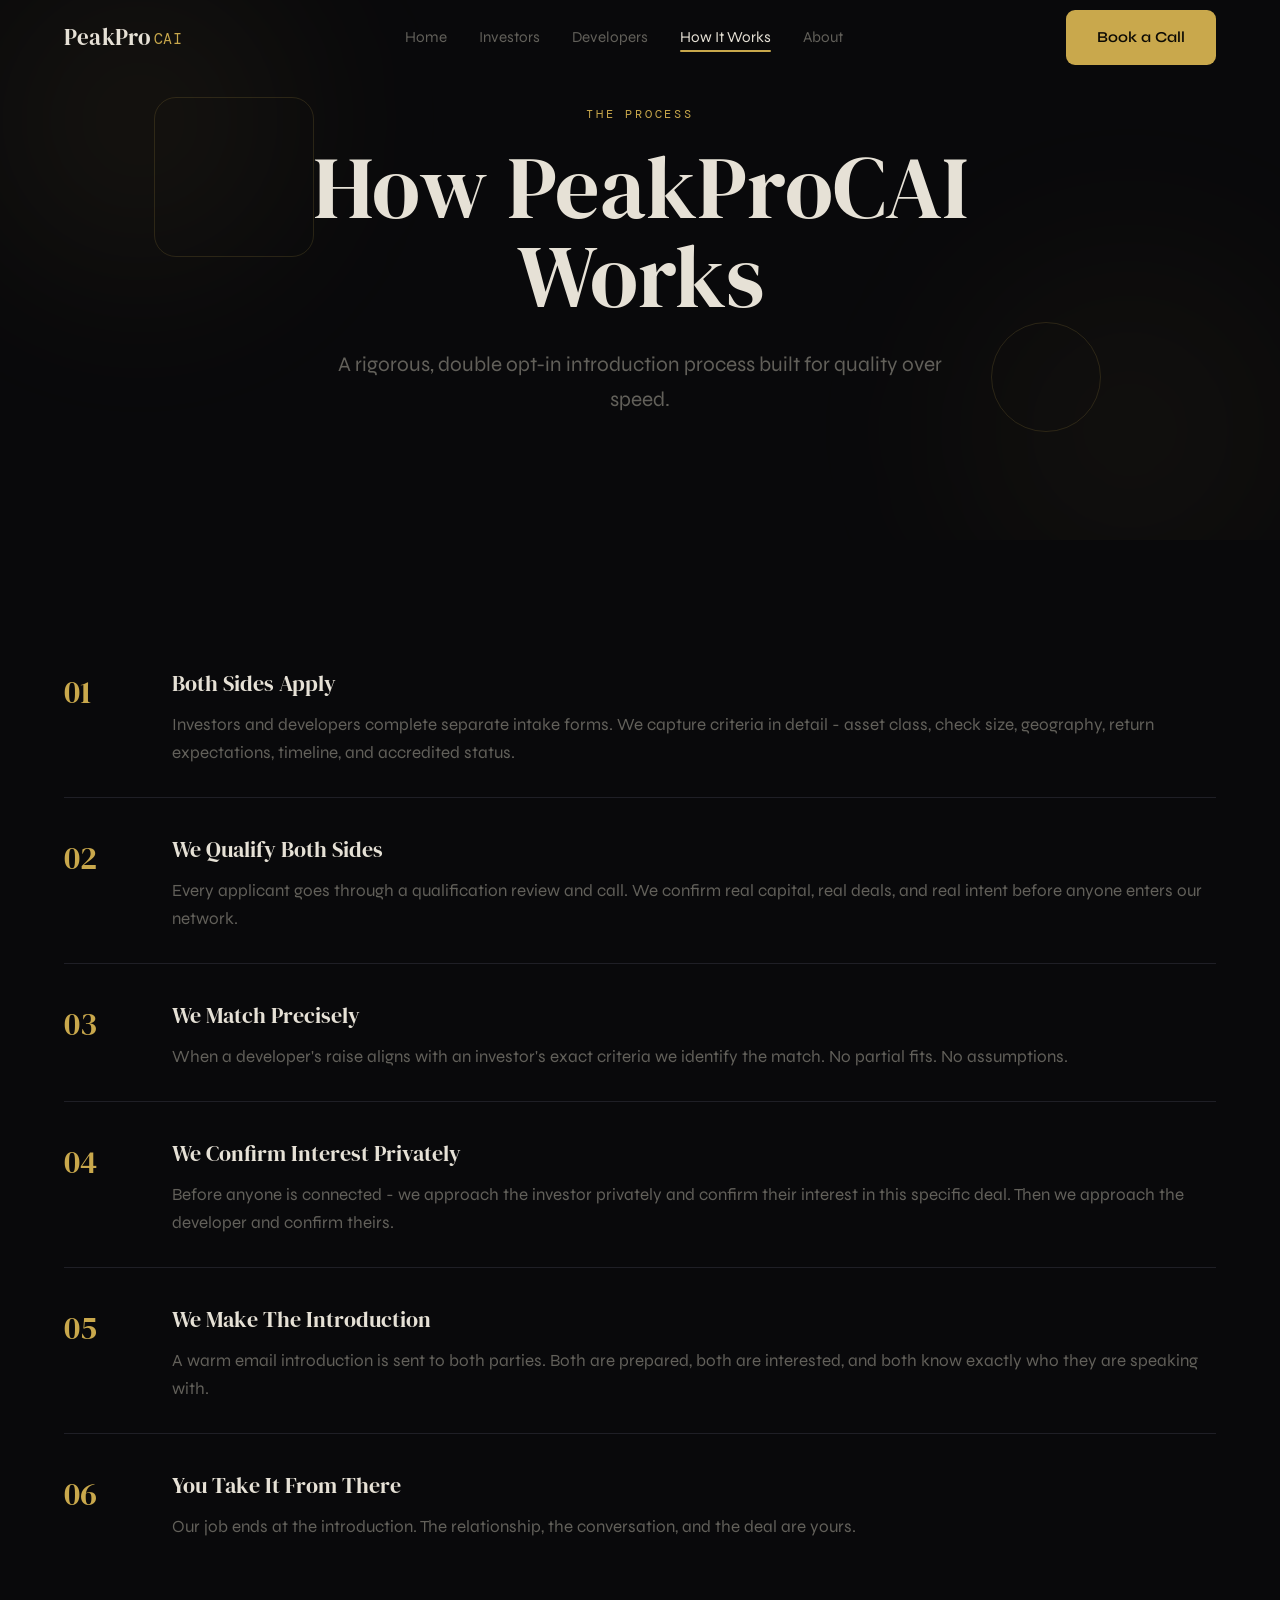
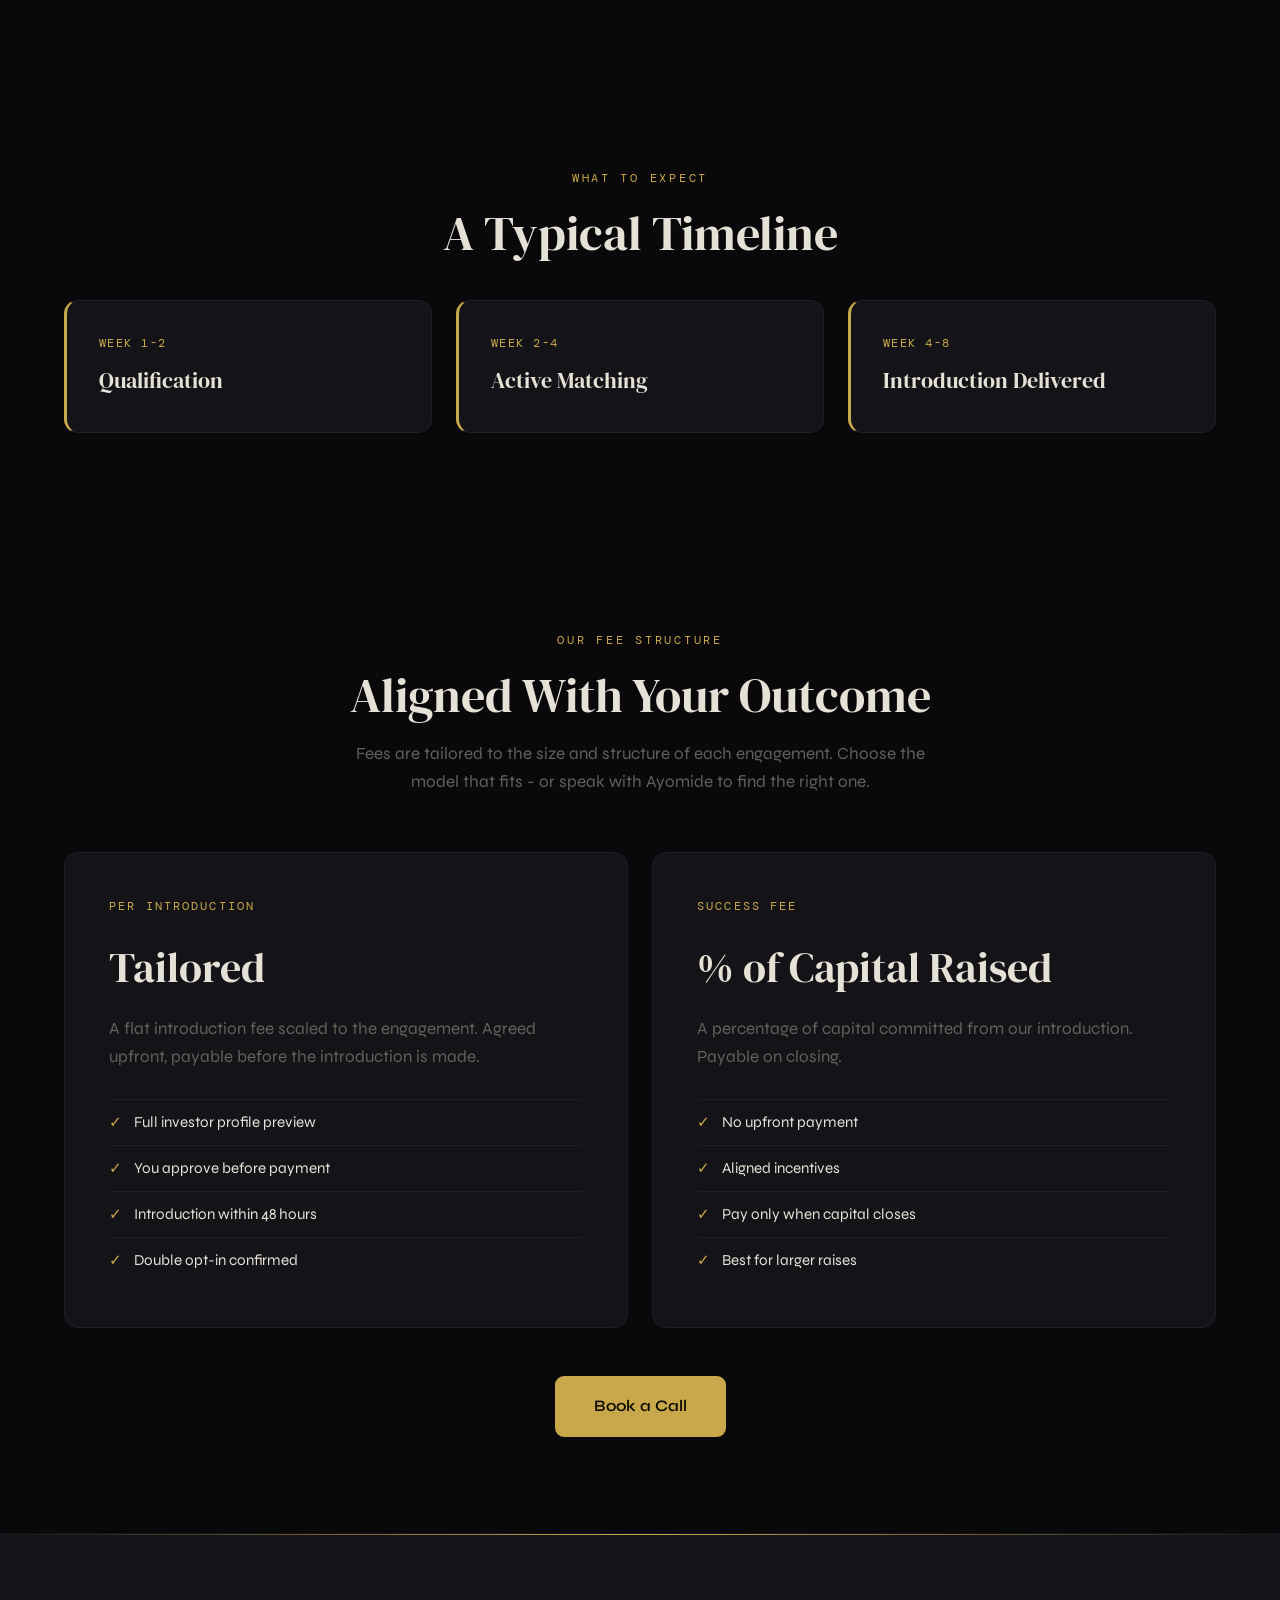
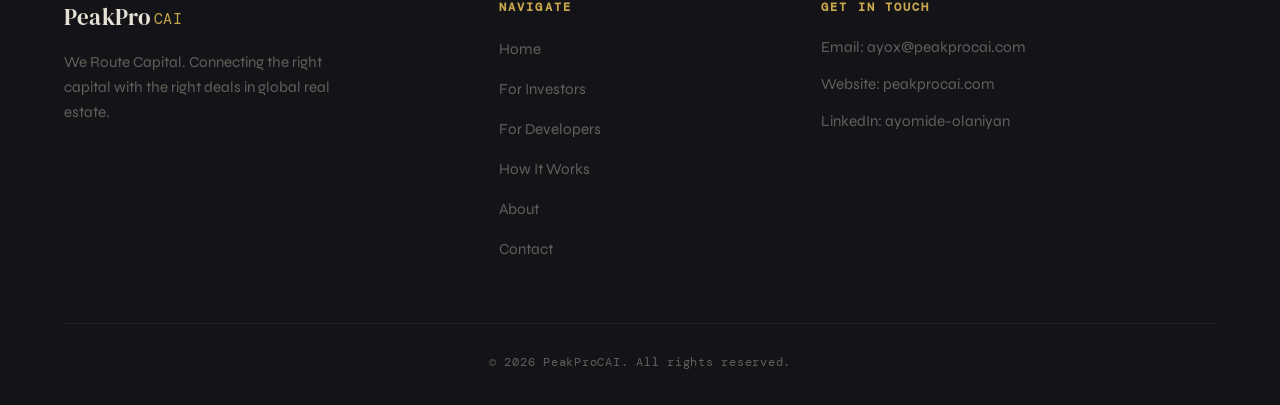
<file: how-it-works.html>
<!DOCTYPE html>
<html lang="en">
<head>
  <meta charset="UTF-8" />
  <meta name="viewport" content="width=device-width, initial-scale=1.0" />
  <title>How It Works - PeakProCAI</title>
  <meta name="description" content="A rigorous, double opt-in introduction process built for quality over speed. See exactly how PeakProCAI routes capital." />

  <!-- Google Fonts -->
  <link rel="preconnect" href="https://fonts.googleapis.com" />
  <link rel="preconnect" href="https://fonts.gstatic.com" crossorigin />
  <link href="https://fonts.googleapis.com/css2?family=DM+Mono:wght@400;500&family=DM+Serif+Display&family=Syne:wght@400;500;600;700&display=swap" rel="stylesheet" />

  <link rel="stylesheet" href="styles.css" />
</head>
<body>

  <!-- ========== NAVIGATION ========== -->
  <nav class="nav">
    <div class="container">
      <a href="index.html" class="wordmark">PeakPro<span class="cai">CAI</span></a>

      <ul class="nav-links">
        <li><a href="index.html">Home</a></li>
        <li><a href="investors.html">Investors</a></li>
        <li><a href="developers.html">Developers</a></li>
        <li><a href="how-it-works.html">How It Works</a></li>
        <li><a href="about.html">About</a></li>
      </ul>

      <div class="nav-cta">
        <a href="https://cal.com/peakprocai/intro-30-min-with-ayox-from-peakproc" target="_blank" rel="noopener" class="btn btn-gold">Book a Call</a>
        <button class="nav-toggle" aria-label="Toggle menu" aria-expanded="false">
          <span></span><span></span><span></span>
        </button>
      </div>
    </div>
  </nav>

  <!-- ========== HERO ========== -->
  <header class="hero hero-page">
    <div class="hero-bg">
      <div class="shape shape-1"></div>
      <div class="shape shape-2"></div>
    </div>

    <div class="hero-content">
      <span class="section-label">The Process</span>
      <h1>How PeakProCAI Works</h1>
      <p class="lead">A rigorous, double opt-in introduction process built for quality over speed.</p>
    </div>
  </header>

  <!-- ========== FULL PROCESS VISUAL ========== -->
  <section>
    <div class="container">
      <div class="num-steps reveal">
        <div class="num-step">
          <div class="num">01</div>
          <div class="num-body">
            <h3>Both Sides Apply</h3>
            <p>Investors and developers complete separate intake forms. We capture criteria in detail - asset class, check size, geography, return expectations, timeline, and accredited status.</p>
          </div>
        </div>
        <div class="num-step">
          <div class="num">02</div>
          <div class="num-body">
            <h3>We Qualify Both Sides</h3>
            <p>Every applicant goes through a qualification review and call. We confirm real capital, real deals, and real intent before anyone enters our network.</p>
          </div>
        </div>
        <div class="num-step">
          <div class="num">03</div>
          <div class="num-body">
            <h3>We Match Precisely</h3>
            <p>When a developer's raise aligns with an investor's exact criteria we identify the match. No partial fits. No assumptions.</p>
          </div>
        </div>
        <div class="num-step">
          <div class="num">04</div>
          <div class="num-body">
            <h3>We Confirm Interest Privately</h3>
            <p>Before anyone is connected - we approach the investor privately and confirm their interest in this specific deal. Then we approach the developer and confirm theirs.</p>
          </div>
        </div>
        <div class="num-step">
          <div class="num">05</div>
          <div class="num-body">
            <h3>We Make The Introduction</h3>
            <p>A warm email introduction is sent to both parties. Both are prepared, both are interested, and both know exactly who they are speaking with.</p>
          </div>
        </div>
        <div class="num-step">
          <div class="num">06</div>
          <div class="num-body">
            <h3>You Take It From There</h3>
            <p>Our job ends at the introduction. The relationship, the conversation, and the deal are yours.</p>
          </div>
        </div>
      </div>
    </div>
  </section>

  <!-- ========== TIMELINE ========== -->
  <section>
    <div class="container">
      <div class="reveal center">
        <span class="section-label">What To Expect</span>
        <h2 class="section-title">A Typical Timeline</h2>
      </div>

      <div class="timeline" style="margin-top: 40px;">
        <div class="timeline-item reveal">
          <div class="week">Week 1-2</div>
          <div class="phase">Qualification</div>
        </div>
        <div class="timeline-item reveal">
          <div class="week">Week 2-4</div>
          <div class="phase">Active Matching</div>
        </div>
        <div class="timeline-item reveal">
          <div class="week">Week 4-8</div>
          <div class="phase">Introduction Delivered</div>
        </div>
      </div>
    </div>
  </section>

  <!-- ========== PRICING ========== -->
  <section>
    <div class="container">
      <div class="reveal center">
        <span class="section-label">Our Fee Structure</span>
        <h2 class="section-title">Aligned With Your Outcome</h2>
        <p class="section-intro">Fees are tailored to the size and structure of each engagement. Choose the model that fits - or speak with Ayomide to find the right one.</p>
      </div>

      <div class="pricing" style="margin-top: 16px;">
        <div class="price-card reveal">
          <span class="price-label">Per Introduction</span>
          <div class="price">Tailored</div>
          <p class="price-desc">A flat introduction fee scaled to the engagement. Agreed upfront, payable before the introduction is made.</p>
          <ul class="price-list">
            <li>Full investor profile preview</li>
            <li>You approve before payment</li>
            <li>Introduction within 48 hours</li>
            <li>Double opt-in confirmed</li>
          </ul>
        </div>

        <div class="price-card reveal">
          <span class="price-label">Success Fee</span>
          <div class="price">% of Capital Raised</div>
          <p class="price-desc">A percentage of capital committed from our introduction. Payable on closing.</p>
          <ul class="price-list">
            <li>No upfront payment</li>
            <li>Aligned incentives</li>
            <li>Pay only when capital closes</li>
            <li>Best for larger raises</li>
          </ul>
        </div>
      </div>

      <div class="center" style="margin-top: 48px;">
        <a href="https://cal.com/peakprocai/intro-30-min-with-ayox-from-peakproc" target="_blank" rel="noopener" class="btn btn-gold btn-lg">Book a Call</a>
      </div>
    </div>
  </section>

  <!-- ========== FOOTER ========== -->
  <footer class="footer">
    <div class="container">
      <div class="footer-grid">
        <div class="footer-brand">
          <a href="index.html" class="wordmark">PeakPro<span class="cai">CAI</span></a>
          <p>We Route Capital. Connecting the right capital with the right deals in global real estate.</p>
        </div>

        <div class="footer-nav">
          <h4>Navigate</h4>
          <ul>
            <li><a href="index.html">Home</a></li>
            <li><a href="investors.html">For Investors</a></li>
            <li><a href="developers.html">For Developers</a></li>
            <li><a href="how-it-works.html">How It Works</a></li>
            <li><a href="about.html">About</a></li>
            <li><a href="contact.html">Contact</a></li>
          </ul>
        </div>

        <div class="footer-contact">
          <h4>Get In Touch</h4>
          <div class="contact-row">Email: <a href="mailto:ayox@peakprocai.com">ayox@peakprocai.com</a></div>
          <div class="contact-row">Website: <a href="https://peakprocai.com" target="_blank" rel="noopener">peakprocai.com</a></div>
          <div class="contact-row">LinkedIn: <a href="https://linkedin.com/in/ayomide-olaniyan-3b2439313" target="_blank" rel="noopener">ayomide-olaniyan</a></div>
        </div>
      </div>

      <div class="footer-bottom">
        © 2026 PeakProCAI. All rights reserved.
      </div>
    </div>
  </footer>

  <script src="main.js"></script>
</body>
</html>
</file>
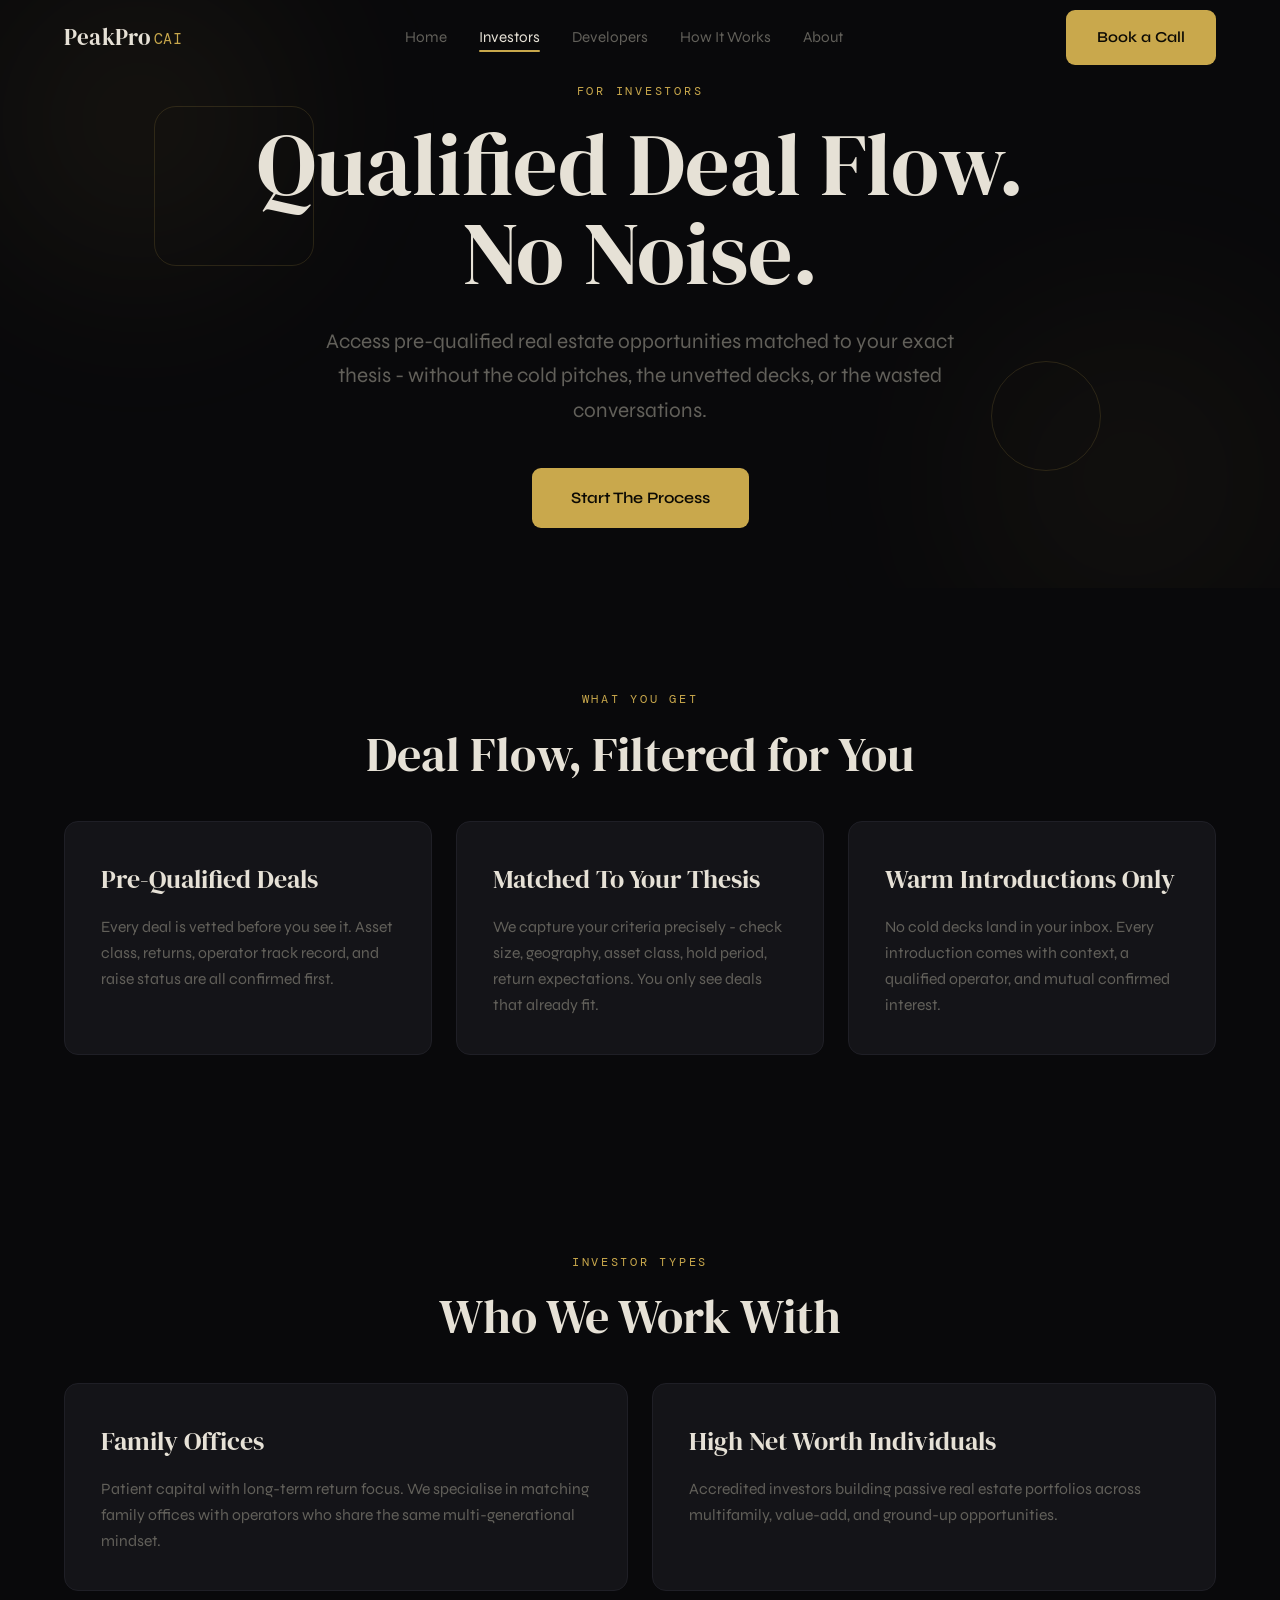
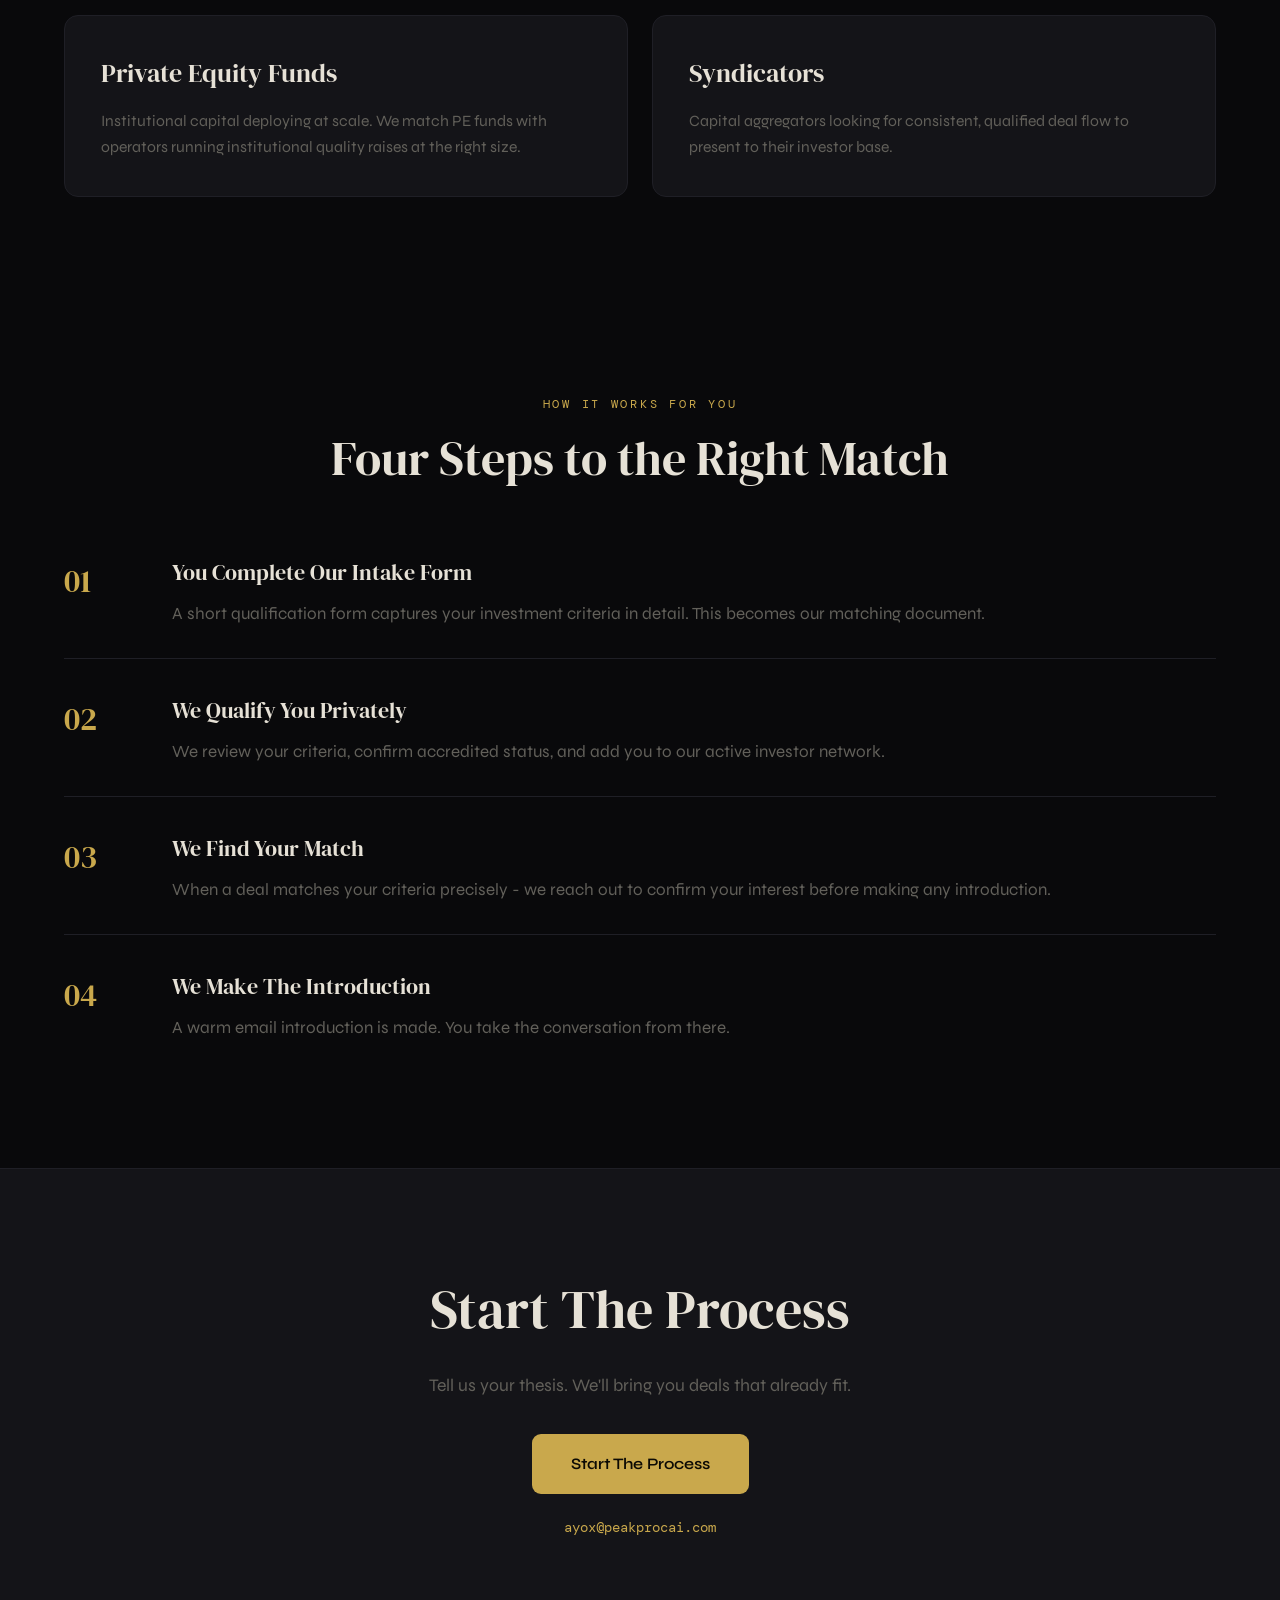
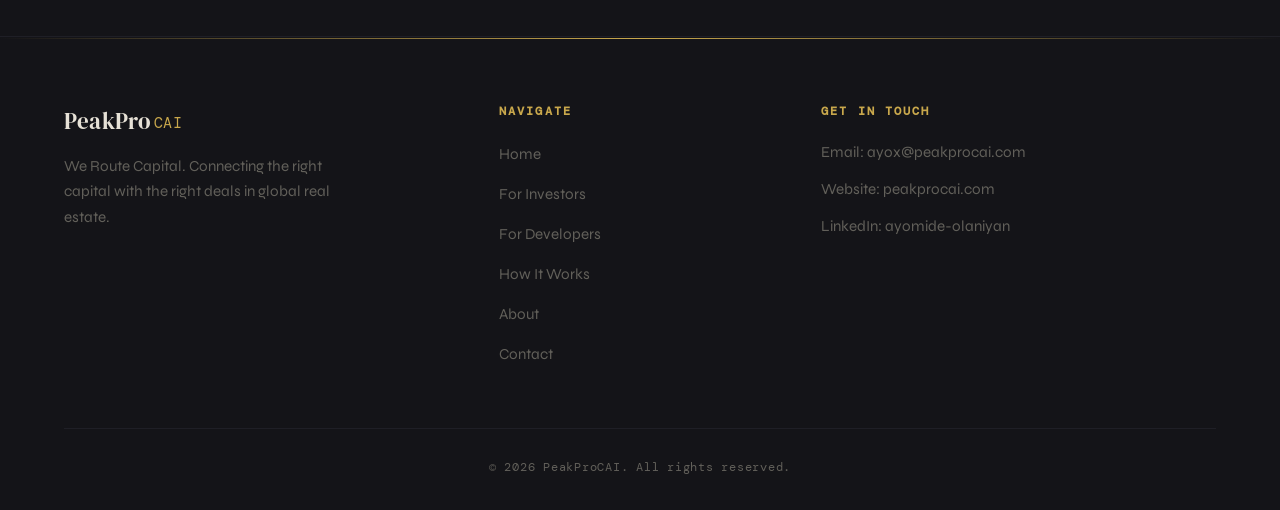
<file: investors.html>
<!DOCTYPE html>
<html lang="en">
<head>
  <meta charset="UTF-8" />
  <meta name="viewport" content="width=device-width, initial-scale=1.0" />
  <title>For Investors - PeakProCAI</title>
  <meta name="description" content="Access pre-qualified global real estate deal flow matched to your exact thesis - without cold pitches, unvetted decks, or wasted conversations." />

  <!-- Google Fonts -->
  <link rel="preconnect" href="https://fonts.googleapis.com" />
  <link rel="preconnect" href="https://fonts.gstatic.com" crossorigin />
  <link href="https://fonts.googleapis.com/css2?family=DM+Mono:wght@400;500&family=DM+Serif+Display&family=Syne:wght@400;500;600;700&display=swap" rel="stylesheet" />

  <link rel="stylesheet" href="styles.css" />
</head>
<body>

  <!-- ========== NAVIGATION ========== -->
  <nav class="nav">
    <div class="container">
      <a href="index.html" class="wordmark">PeakPro<span class="cai">CAI</span></a>

      <ul class="nav-links">
        <li><a href="index.html">Home</a></li>
        <li><a href="investors.html">Investors</a></li>
        <li><a href="developers.html">Developers</a></li>
        <li><a href="how-it-works.html">How It Works</a></li>
        <li><a href="about.html">About</a></li>
      </ul>

      <div class="nav-cta">
        <a href="https://cal.com/peakprocai/intro-30-min-with-ayox-from-peakproc" target="_blank" rel="noopener" class="btn btn-gold">Book a Call</a>
        <button class="nav-toggle" aria-label="Toggle menu" aria-expanded="false">
          <span></span><span></span><span></span>
        </button>
      </div>
    </div>
  </nav>

  <!-- ========== HERO ========== -->
  <header class="hero hero-page">
    <div class="hero-bg">
      <div class="shape shape-1"></div>
      <div class="shape shape-2"></div>
    </div>

    <div class="hero-content">
      <span class="section-label">For Investors</span>
      <h1>Qualified Deal Flow.<br />No Noise.</h1>
      <p class="lead">Access pre-qualified real estate opportunities matched to your exact thesis - without the cold pitches, the unvetted decks, or the wasted conversations.</p>
      <div class="hero-actions">
        <a href="contact.html" class="btn btn-gold btn-lg">Start The Process</a>
      </div>
    </div>
  </header>

  <!-- ========== WHAT YOU GET ========== -->
  <section>
    <div class="container">
      <div class="reveal center">
        <span class="section-label">What You Get</span>
        <h2 class="section-title">Deal Flow, Filtered for You</h2>
      </div>

      <div class="grid-3" style="margin-top: 40px;">
        <div class="card reveal">
          <h3>Pre-Qualified Deals</h3>
          <p>Every deal is vetted before you see it. Asset class, returns, operator track record, and raise status are all confirmed first.</p>
        </div>
        <div class="card reveal">
          <h3>Matched To Your Thesis</h3>
          <p>We capture your criteria precisely - check size, geography, asset class, hold period, return expectations. You only see deals that already fit.</p>
        </div>
        <div class="card reveal">
          <h3>Warm Introductions Only</h3>
          <p>No cold decks land in your inbox. Every introduction comes with context, a qualified operator, and mutual confirmed interest.</p>
        </div>
      </div>
    </div>
  </section>

  <!-- ========== WHO WE WORK WITH ========== -->
  <section>
    <div class="container">
      <div class="reveal center">
        <span class="section-label">Investor Types</span>
        <h2 class="section-title">Who We Work With</h2>
      </div>

      <div class="grid-2" style="margin-top: 40px;">
        <div class="card reveal">
          <h3>Family Offices</h3>
          <p>Patient capital with long-term return focus. We specialise in matching family offices with operators who share the same multi-generational mindset.</p>
        </div>
        <div class="card reveal">
          <h3>High Net Worth Individuals</h3>
          <p>Accredited investors building passive real estate portfolios across multifamily, value-add, and ground-up opportunities.</p>
        </div>
        <div class="card reveal">
          <h3>Private Equity Funds</h3>
          <p>Institutional capital deploying at scale. We match PE funds with operators running institutional quality raises at the right size.</p>
        </div>
        <div class="card reveal">
          <h3>Syndicators</h3>
          <p>Capital aggregators looking for consistent, qualified deal flow to present to their investor base.</p>
        </div>
      </div>
    </div>
  </section>

  <!-- ========== THE PROCESS FOR INVESTORS ========== -->
  <section>
    <div class="container">
      <div class="reveal center">
        <span class="section-label">How It Works For You</span>
        <h2 class="section-title">Four Steps to the Right Match</h2>
      </div>

      <div class="num-steps reveal" style="margin-top: 40px;">
        <div class="num-step">
          <div class="num">01</div>
          <div class="num-body">
            <h3>You Complete Our Intake Form</h3>
            <p>A short qualification form captures your investment criteria in detail. This becomes our matching document.</p>
          </div>
        </div>
        <div class="num-step">
          <div class="num">02</div>
          <div class="num-body">
            <h3>We Qualify You Privately</h3>
            <p>We review your criteria, confirm accredited status, and add you to our active investor network.</p>
          </div>
        </div>
        <div class="num-step">
          <div class="num">03</div>
          <div class="num-body">
            <h3>We Find Your Match</h3>
            <p>When a deal matches your criteria precisely - we reach out to confirm your interest before making any introduction.</p>
          </div>
        </div>
        <div class="num-step">
          <div class="num">04</div>
          <div class="num-body">
            <h3>We Make The Introduction</h3>
            <p>A warm email introduction is made. You take the conversation from there.</p>
          </div>
        </div>
      </div>
    </div>
  </section>

  <!-- ========== FINAL CTA ========== -->
  <section class="cta-section">
    <div class="container reveal">
      <h2>Start The Process</h2>
      <p>Tell us your thesis. We'll bring you deals that already fit.</p>
      <a href="contact.html" class="btn btn-gold btn-lg">Start The Process</a>
      <div class="cta-email">
        <a href="mailto:ayox@peakprocai.com">ayox@peakprocai.com</a>
      </div>
    </div>
  </section>

  <!-- ========== FOOTER ========== -->
  <footer class="footer">
    <div class="container">
      <div class="footer-grid">
        <div class="footer-brand">
          <a href="index.html" class="wordmark">PeakPro<span class="cai">CAI</span></a>
          <p>We Route Capital. Connecting the right capital with the right deals in global real estate.</p>
        </div>

        <div class="footer-nav">
          <h4>Navigate</h4>
          <ul>
            <li><a href="index.html">Home</a></li>
            <li><a href="investors.html">For Investors</a></li>
            <li><a href="developers.html">For Developers</a></li>
            <li><a href="how-it-works.html">How It Works</a></li>
            <li><a href="about.html">About</a></li>
            <li><a href="contact.html">Contact</a></li>
          </ul>
        </div>

        <div class="footer-contact">
          <h4>Get In Touch</h4>
          <div class="contact-row">Email: <a href="mailto:ayox@peakprocai.com">ayox@peakprocai.com</a></div>
          <div class="contact-row">Website: <a href="https://peakprocai.com" target="_blank" rel="noopener">peakprocai.com</a></div>
          <div class="contact-row">LinkedIn: <a href="https://linkedin.com/in/ayomide-olaniyan-3b2439313" target="_blank" rel="noopener">ayomide-olaniyan</a></div>
        </div>
      </div>

      <div class="footer-bottom">
        © 2026 PeakProCAI. All rights reserved.
      </div>
    </div>
  </footer>

  <script src="main.js"></script>
</body>
</html>
</file>
<file: styles.css>
/* ============================================================
   PeakProCAI - Shared Stylesheet
   ============================================================ */

/* ---------- Design Tokens ---------- */
:root {
  --bg: #09090b;
  --surface: #141418;
  --border: #1f1f26;
  --text: #e6e1d6;
  --muted: #62605a;
  --gold: #c9a84c;
  --gold-hover: #e0c070;
  --gold-subtle: rgba(201, 168, 76, 0.09);

  --font-serif: "DM Serif Display", Georgia, serif;
  --font-body: "Syne", system-ui, sans-serif;
  --font-mono: "DM Mono", "Courier New", monospace;

  --max-width: 1200px;
  --nav-height: 76px;
  --radius: 14px;
  --transition: 0.25s ease;
}

/* ---------- Reset ---------- */
*,
*::before,
*::after {
  margin: 0;
  padding: 0;
  box-sizing: border-box;
}

html {
  scroll-behavior: smooth;
}

body {
  background: var(--bg);
  color: var(--text);
  font-family: var(--font-body);
  font-size: 17px;
  line-height: 1.65;
  -webkit-font-smoothing: antialiased;
  overflow-x: hidden;
}

a {
  color: inherit;
  text-decoration: none;
}

ul {
  list-style: none;
}

img {
  max-width: 100%;
  display: block;
}

/* ---------- Layout Helpers ---------- */
.container {
  width: 100%;
  max-width: var(--max-width);
  margin: 0 auto;
  padding: 0 24px;
}

section {
  padding: 96px 0;
}

.section-label {
  font-family: var(--font-mono);
  font-size: 0.78rem;
  letter-spacing: 0.22em;
  text-transform: uppercase;
  color: var(--gold);
  margin-bottom: 18px;
  display: inline-block;
}

.section-title {
  font-family: var(--font-serif);
  font-size: clamp(2rem, 4vw, 3rem);
  line-height: 1.1;
  margin-bottom: 18px;
  font-weight: 400;
}

.section-intro {
  color: var(--muted);
  max-width: 620px;
  margin-bottom: 56px;
}

.center {
  text-align: center;
}

.center .section-intro {
  margin-left: auto;
  margin-right: auto;
}

/* ---------- Buttons ---------- */
.btn {
  display: inline-flex;
  align-items: center;
  justify-content: center;
  gap: 8px;
  font-family: var(--font-body);
  font-weight: 600;
  font-size: 0.95rem;
  padding: 14px 30px;
  border-radius: 9px;
  border: 1px solid transparent;
  cursor: pointer;
  transition: background var(--transition), color var(--transition),
    border-color var(--transition), transform var(--transition);
  white-space: nowrap;
}

.btn-gold {
  background: var(--gold);
  color: #0c0a04;
}

.btn-gold:hover {
  background: var(--gold-hover);
  transform: translateY(-2px);
}

.btn-outline {
  background: transparent;
  color: var(--text);
  border-color: var(--border);
}

.btn-outline:hover {
  border-color: var(--gold);
  color: var(--gold);
  transform: translateY(-2px);
}

.btn-lg {
  padding: 16px 38px;
  font-size: 1rem;
}

/* ---------- Wordmark ---------- */
.wordmark {
  font-family: var(--font-serif);
  font-size: 1.45rem;
  letter-spacing: 0.01em;
  display: inline-flex;
  align-items: baseline;
  gap: 2px;
}

.wordmark .cai {
  font-family: var(--font-mono);
  color: var(--gold);
  font-size: 0.95rem;
  letter-spacing: 0.05em;
  transform: translateY(-1px);
}

/* ---------- Navigation ---------- */
.nav {
  position: fixed;
  top: 0;
  left: 0;
  width: 100%;
  height: var(--nav-height);
  z-index: 100;
  display: flex;
  align-items: center;
  transition: background var(--transition), backdrop-filter var(--transition),
    border-color var(--transition);
  border-bottom: 1px solid transparent;
}

.nav.scrolled {
  background: rgba(9, 9, 11, 0.72);
  backdrop-filter: blur(14px);
  -webkit-backdrop-filter: blur(14px);
  border-bottom: 1px solid var(--border);
}

.nav .container {
  display: flex;
  align-items: center;
  justify-content: space-between;
  gap: 24px;
}

.nav-links {
  display: flex;
  align-items: center;
  gap: 32px;
}

.nav-links a {
  font-size: 0.95rem;
  color: var(--muted);
  transition: color var(--transition);
  position: relative;
}

.nav-links a:hover {
  color: var(--text);
}

.nav-links a.active {
  color: var(--text);
}

.nav-links a.active::after {
  content: "";
  position: absolute;
  left: 0;
  bottom: -6px;
  width: 100%;
  height: 2px;
  background: var(--gold);
  border-radius: 2px;
}

.nav-cta {
  display: flex;
  align-items: center;
  gap: 16px;
}

/* Hamburger */
.nav-toggle {
  display: none;
  flex-direction: column;
  gap: 5px;
  background: none;
  border: none;
  cursor: pointer;
  padding: 6px;
  z-index: 110;
}

.nav-toggle span {
  width: 26px;
  height: 2px;
  background: var(--text);
  border-radius: 2px;
  transition: transform var(--transition), opacity var(--transition);
}

.nav-toggle.open span:nth-child(1) {
  transform: translateY(7px) rotate(45deg);
}

.nav-toggle.open span:nth-child(2) {
  opacity: 0;
}

.nav-toggle.open span:nth-child(3) {
  transform: translateY(-7px) rotate(-45deg);
}

/* ---------- Hero ---------- */
.hero {
  min-height: 100vh;
  display: flex;
  align-items: center;
  justify-content: center;
  position: relative;
  text-align: center;
  overflow: hidden;
  padding: var(--nav-height) 24px 60px;
}

.hero-page {
  min-height: 60vh;
}

/* Animated gold shapes background */
.hero-bg {
  position: absolute;
  inset: 0;
  z-index: 0;
  overflow: hidden;
  pointer-events: none;
}

.hero-bg::before,
.hero-bg::after {
  content: "";
  position: absolute;
  border-radius: 50%;
  filter: blur(80px);
  opacity: 0.5;
}

.hero-bg::before {
  width: 480px;
  height: 480px;
  background: radial-gradient(circle, rgba(201, 168, 76, 0.18), transparent 70%);
  top: -120px;
  left: -100px;
  animation: float1 16s ease-in-out infinite;
}

.hero-bg::after {
  width: 540px;
  height: 540px;
  background: radial-gradient(circle, rgba(201, 168, 76, 0.12), transparent 70%);
  bottom: -160px;
  right: -120px;
  animation: float2 20s ease-in-out infinite;
}

.shape {
  position: absolute;
  border: 1px solid rgba(201, 168, 76, 0.16);
  border-radius: 22px;
}

.shape-1 {
  width: 160px;
  height: 160px;
  top: 18%;
  left: 12%;
  animation: spin 28s linear infinite;
}

.shape-2 {
  width: 110px;
  height: 110px;
  bottom: 20%;
  right: 14%;
  border-radius: 50%;
  animation: spin 22s linear infinite reverse;
}

.shape-3 {
  width: 80px;
  height: 80px;
  top: 30%;
  right: 22%;
  animation: spin 18s linear infinite;
}

@keyframes float1 {
  0%, 100% { transform: translate(0, 0); }
  50% { transform: translate(60px, 40px); }
}

@keyframes float2 {
  0%, 100% { transform: translate(0, 0); }
  50% { transform: translate(-50px, -40px); }
}

@keyframes spin {
  to { transform: rotate(360deg); }
}

.hero-content {
  position: relative;
  z-index: 1;
  max-width: 820px;
}

.hero h1 {
  font-family: var(--font-serif);
  font-weight: 400;
  font-size: clamp(2.8rem, 8vw, 5.5rem);
  line-height: 1.02;
  margin-bottom: 26px;
}

/* Gold shimmer on hero headline */
.shimmer {
  background: linear-gradient(
    100deg,
    var(--text) 30%,
    var(--gold-hover) 50%,
    var(--text) 70%
  );
  background-size: 200% auto;
  -webkit-background-clip: text;
  background-clip: text;
  -webkit-text-fill-color: transparent;
  animation: shimmer 6s linear infinite;
}

@keyframes shimmer {
  to { background-position: 200% center; }
}

.hero p.lead {
  font-size: clamp(1.05rem, 2vw, 1.3rem);
  color: var(--muted);
  max-width: 640px;
  margin: 0 auto 40px;
}

.hero-page p.lead {
  margin-left: auto;
  margin-right: auto;
}

.hero-actions {
  display: flex;
  gap: 16px;
  justify-content: center;
  flex-wrap: wrap;
}

/* Scroll indicator */
.scroll-indicator {
  position: absolute;
  bottom: 32px;
  left: 50%;
  transform: translateX(-50%);
  z-index: 1;
  display: flex;
  flex-direction: column;
  align-items: center;
  gap: 8px;
  color: var(--muted);
  font-family: var(--font-mono);
  font-size: 0.7rem;
  letter-spacing: 0.2em;
}

.scroll-indicator .mouse {
  width: 22px;
  height: 36px;
  border: 1px solid var(--border);
  border-radius: 12px;
  position: relative;
}

.scroll-indicator .mouse::after {
  content: "";
  position: absolute;
  top: 7px;
  left: 50%;
  transform: translateX(-50%);
  width: 3px;
  height: 7px;
  background: var(--gold);
  border-radius: 2px;
  animation: scrollDot 1.8s ease-in-out infinite;
}

@keyframes scrollDot {
  0% { opacity: 0; transform: translate(-50%, 0); }
  40% { opacity: 1; }
  100% { opacity: 0; transform: translate(-50%, 12px); }
}

/* ---------- Stats Row ---------- */
.stats {
  display: grid;
  grid-template-columns: repeat(4, 1fr);
  gap: 20px;
}

.stat-card {
  background: var(--surface);
  border: 1px solid var(--border);
  border-radius: var(--radius);
  padding: 32px 24px;
  position: relative;
  overflow: hidden;
}

.stat-card::before {
  content: "";
  position: absolute;
  top: 0;
  left: 0;
  width: 100%;
  height: 2px;
  background: var(--gold);
}

.stat-card .value {
  font-family: var(--font-serif);
  font-size: 2rem;
  color: var(--text);
  margin-bottom: 6px;
}

.stat-card .label {
  font-family: var(--font-mono);
  font-size: 0.78rem;
  letter-spacing: 0.08em;
  color: var(--muted);
  text-transform: uppercase;
}

/* ---------- Cards Grid ---------- */
.grid-2 {
  display: grid;
  grid-template-columns: repeat(2, 1fr);
  gap: 24px;
}

.grid-3 {
  display: grid;
  grid-template-columns: repeat(3, 1fr);
  gap: 24px;
}

.card {
  background: var(--surface);
  border: 1px solid var(--border);
  border-radius: var(--radius);
  padding: 36px;
  transition: transform var(--transition), border-color var(--transition);
}

.card:hover {
  transform: translateY(-4px);
  border-color: rgba(201, 168, 76, 0.4);
}

.card .card-label {
  font-family: var(--font-mono);
  font-size: 0.72rem;
  letter-spacing: 0.18em;
  text-transform: uppercase;
  color: var(--gold);
  margin-bottom: 14px;
  display: block;
}

.card h3 {
  font-family: var(--font-serif);
  font-weight: 400;
  font-size: 1.6rem;
  margin-bottom: 14px;
}

.card p {
  color: var(--muted);
  font-size: 0.98rem;
}

.card .card-link {
  display: inline-block;
  margin-top: 22px;
  color: var(--gold);
  font-weight: 600;
  font-size: 0.95rem;
  transition: color var(--transition), transform var(--transition);
}

.card .card-link:hover {
  color: var(--gold-hover);
}

/* Large path cards */
.path-card {
  padding: 48px;
}

/* Feature box (smaller) */
.feature {
  background: var(--surface);
  border: 1px solid var(--border);
  border-radius: var(--radius);
  padding: 32px;
  transition: transform var(--transition), border-color var(--transition);
}

.feature:hover {
  transform: translateY(-4px);
  border-color: rgba(201, 168, 76, 0.4);
}

.feature h3 {
  font-family: var(--font-serif);
  font-weight: 400;
  font-size: 1.35rem;
  margin-bottom: 12px;
}

.feature p {
  color: var(--muted);
  font-size: 0.95rem;
}

/* ---------- Process Steps (horizontal preview) ---------- */
.steps {
  display: grid;
  grid-template-columns: repeat(3, 1fr);
  gap: 24px;
  position: relative;
}

.steps::before {
  content: "";
  position: absolute;
  top: 38px;
  left: 16%;
  right: 16%;
  height: 1px;
  background: linear-gradient(
    90deg,
    transparent,
    var(--border) 20%,
    var(--border) 80%,
    transparent
  );
  z-index: 0;
}

.step {
  text-align: center;
  position: relative;
  z-index: 1;
}

.step .step-icon {
  width: 72px;
  height: 72px;
  margin: 0 auto 22px;
  border-radius: 50%;
  background: var(--surface);
  border: 1px solid var(--border);
  display: flex;
  align-items: center;
  justify-content: center;
  color: var(--gold);
}

.step .step-icon svg {
  width: 30px;
  height: 30px;
}

.step h3 {
  font-family: var(--font-serif);
  font-weight: 400;
  font-size: 1.4rem;
  margin-bottom: 10px;
}

.step p {
  color: var(--muted);
  font-size: 0.95rem;
  max-width: 280px;
  margin: 0 auto;
}

/* ---------- Numbered Vertical Steps ---------- */
.num-steps {
  display: flex;
  flex-direction: column;
  gap: 4px;
}

.num-step {
  display: flex;
  gap: 28px;
  padding: 30px 0;
  border-bottom: 1px solid var(--border);
}

.num-step:last-child {
  border-bottom: none;
}

.num-step .num {
  font-family: var(--font-serif);
  font-size: 2rem;
  color: var(--gold);
  flex-shrink: 0;
  width: 80px;
}

.num-step .num-body h3 {
  font-family: var(--font-serif);
  font-weight: 400;
  font-size: 1.4rem;
  margin-bottom: 8px;
}

.num-step .num-body p {
  color: var(--muted);
}

/* ---------- Founder Preview ---------- */
.founder {
  display: grid;
  grid-template-columns: 1fr 1.2fr;
  gap: 56px;
  align-items: center;
}

.photo-placeholder {
  aspect-ratio: 4 / 5;
  border: 2px dashed var(--gold);
  border-radius: var(--radius);
  display: flex;
  align-items: center;
  justify-content: center;
  background: var(--gold-subtle);
  font-family: var(--font-mono);
  font-size: 0.8rem;
  letter-spacing: 0.18em;
  color: var(--gold);
  text-transform: uppercase;
  text-align: center;
  padding: 24px;
}

/* Founder photo frame - shows image when present, dashed placeholder when not */
.founder-photo {
  position: relative;
  aspect-ratio: 4 / 5;
  border: 1px solid var(--gold);
  border-radius: var(--radius);
  overflow: hidden;
  background: var(--gold-subtle);
}

.founder-photo img {
  width: 100%;
  height: 100%;
  object-fit: cover;
  object-position: center top;
}

.founder-photo .photo-fallback {
  display: none;
  position: absolute;
  inset: 0;
  align-items: center;
  justify-content: center;
  font-family: var(--font-mono);
  font-size: 0.8rem;
  letter-spacing: 0.18em;
  color: var(--gold);
  text-transform: uppercase;
}

.founder-photo.no-img {
  border-style: dashed;
}

.founder-photo.no-img .photo-fallback {
  display: flex;
}

.founder-content h2 {
  font-family: var(--font-serif);
  font-weight: 400;
  font-size: clamp(2rem, 4vw, 2.8rem);
  margin-bottom: 20px;
}

.founder-content p {
  color: var(--muted);
  margin-bottom: 16px;
}

/* ---------- Final CTA ---------- */
.cta-section {
  background: var(--surface);
  border-top: 1px solid var(--border);
  border-bottom: 1px solid var(--border);
  text-align: center;
}

.cta-section h2 {
  font-family: var(--font-serif);
  font-weight: 400;
  font-size: clamp(2.2rem, 5vw, 3.4rem);
  margin-bottom: 16px;
}

.cta-section p {
  color: var(--muted);
  margin-bottom: 34px;
  font-size: 1.1rem;
}

.cta-section .cta-email {
  margin-top: 22px;
  font-family: var(--font-mono);
  font-size: 0.9rem;
  color: var(--muted);
}

.cta-section .cta-email a {
  color: var(--gold);
}

/* Gold strip CTA */
.cta-strip {
  background: var(--gold);
  color: #0c0a04;
  text-align: center;
}

.cta-strip h2 {
  font-family: var(--font-serif);
  font-weight: 400;
  font-size: clamp(1.8rem, 4vw, 2.6rem);
  margin-bottom: 26px;
  color: #0c0a04;
}

.cta-strip .btn-dark {
  background: #09090b;
  color: var(--text);
}

.cta-strip .btn-dark:hover {
  background: #000;
  transform: translateY(-2px);
}

.cta-strip .strip-email {
  margin-top: 20px;
  font-family: var(--font-mono);
  font-size: 0.9rem;
  color: rgba(12, 10, 4, 0.7);
}

/* ---------- Timeline ---------- */
.timeline {
  display: grid;
  grid-template-columns: repeat(3, 1fr);
  gap: 24px;
}

.timeline-item {
  background: var(--surface);
  border: 1px solid var(--border);
  border-radius: var(--radius);
  padding: 32px;
  border-left: 3px solid var(--gold);
}

.timeline-item .week {
  font-family: var(--font-mono);
  font-size: 0.78rem;
  letter-spacing: 0.12em;
  text-transform: uppercase;
  color: var(--gold);
  margin-bottom: 10px;
}

.timeline-item .phase {
  font-family: var(--font-serif);
  font-size: 1.4rem;
}

/* ---------- Pricing ---------- */
.pricing {
  display: grid;
  grid-template-columns: repeat(2, 1fr);
  gap: 24px;
}

.price-card {
  background: var(--surface);
  border: 1px solid var(--border);
  border-radius: var(--radius);
  padding: 44px;
  position: relative;
  overflow: hidden;
  transition: transform var(--transition), border-color var(--transition);
}

.price-card:hover {
  transform: translateY(-4px);
  border-color: rgba(201, 168, 76, 0.4);
}

.price-card .price-label {
  font-family: var(--font-mono);
  font-size: 0.74rem;
  letter-spacing: 0.18em;
  text-transform: uppercase;
  color: var(--gold);
  margin-bottom: 18px;
  display: block;
}

.price-card .price {
  font-family: var(--font-serif);
  font-size: 2.6rem;
  margin-bottom: 12px;
}

.price-card .price-desc {
  color: var(--muted);
  margin-bottom: 28px;
}

.price-list li {
  display: flex;
  align-items: flex-start;
  gap: 12px;
  padding: 10px 0;
  border-top: 1px solid var(--border);
  color: var(--text);
  font-size: 0.95rem;
}

.price-list li::before {
  content: "✓";
  color: var(--gold);
  font-weight: 700;
}

/* ---------- Contact ---------- */
.contact-grid {
  display: grid;
  grid-template-columns: 1fr 1.2fr;
  gap: 56px;
}

.contact-info .info-block {
  margin-bottom: 32px;
}

.contact-info .info-block h3 {
  font-family: var(--font-mono);
  font-size: 0.78rem;
  letter-spacing: 0.18em;
  text-transform: uppercase;
  color: var(--gold);
  margin-bottom: 10px;
}

.contact-info .info-block a,
.contact-info .info-block span {
  color: var(--text);
  font-size: 1.05rem;
  word-break: break-word;
}

.contact-info .info-block a:hover {
  color: var(--gold);
}

.path-buttons {
  display: flex;
  gap: 14px;
  flex-wrap: wrap;
  margin-top: 12px;
}

.contact-form {
  background: var(--surface);
  border: 1px solid var(--border);
  border-radius: var(--radius);
  padding: 40px;
}

.form-group {
  margin-bottom: 22px;
}

.form-group label {
  display: block;
  font-family: var(--font-mono);
  font-size: 0.74rem;
  letter-spacing: 0.12em;
  text-transform: uppercase;
  color: var(--muted);
  margin-bottom: 8px;
}

.form-group input,
.form-group select,
.form-group textarea {
  width: 100%;
  background: var(--bg);
  border: 1px solid var(--border);
  border-radius: 9px;
  padding: 14px 16px;
  color: var(--text);
  font-family: var(--font-body);
  font-size: 1rem;
  transition: border-color var(--transition);
}

.form-group input:focus,
.form-group select:focus,
.form-group textarea:focus {
  outline: none;
  border-color: var(--gold);
}

.form-group textarea {
  resize: vertical;
  min-height: 130px;
}

.form-note {
  margin-top: 16px;
  font-family: var(--font-mono);
  font-size: 0.8rem;
  color: var(--muted);
  text-align: center;
}

.form-success {
  display: none;
  margin-top: 16px;
  padding: 14px;
  border: 1px solid var(--gold);
  border-radius: 9px;
  background: var(--gold-subtle);
  color: var(--gold);
  text-align: center;
  font-size: 0.95rem;
}

/* ---------- Footer ---------- */
.footer {
  border-top: 1px solid transparent;
  background: var(--surface);
  position: relative;
  padding: 64px 0 32px;
}

.footer::before {
  content: "";
  position: absolute;
  top: 0;
  left: 0;
  width: 100%;
  height: 1px;
  background: linear-gradient(90deg, transparent, var(--gold), transparent);
}

.footer-grid {
  display: grid;
  grid-template-columns: 1.4fr 1fr 1.4fr;
  gap: 40px;
  margin-bottom: 48px;
}

.footer-brand .wordmark {
  margin-bottom: 14px;
}

.footer-brand p {
  color: var(--muted);
  font-size: 0.95rem;
  max-width: 280px;
}

.footer-nav h4,
.footer-contact h4 {
  font-family: var(--font-mono);
  font-size: 0.74rem;
  letter-spacing: 0.18em;
  text-transform: uppercase;
  color: var(--gold);
  margin-bottom: 18px;
}

.footer-nav ul li {
  margin-bottom: 12px;
}

.footer-nav ul li a {
  color: var(--muted);
  font-size: 0.95rem;
  transition: color var(--transition);
}

.footer-nav ul li a:hover {
  color: var(--text);
}

.footer-contact .contact-row {
  margin-bottom: 12px;
  color: var(--muted);
  font-size: 0.95rem;
  word-break: break-word;
}

.footer-contact .contact-row a:hover {
  color: var(--gold);
}

.footer-bottom {
  border-top: 1px solid var(--border);
  padding-top: 28px;
  text-align: center;
  color: var(--muted);
  font-family: var(--font-mono);
  font-size: 0.78rem;
  letter-spacing: 0.06em;
}

/* ---------- Scroll Reveal ---------- */
.reveal {
  opacity: 0;
  transform: translateY(28px);
  transition: opacity 0.7s ease, transform 0.7s ease;
}

.reveal.visible {
  opacity: 1;
  transform: translateY(0);
}

/* ---------- Responsive ---------- */
@media (max-width: 960px) {
  .grid-3,
  .timeline,
  .steps {
    grid-template-columns: 1fr;
  }

  .steps::before {
    display: none;
  }

  .founder,
  .contact-grid {
    grid-template-columns: 1fr;
    gap: 36px;
  }

  .stats {
    grid-template-columns: repeat(2, 1fr);
  }
}

@media (max-width: 760px) {
  .nav-links {
    position: fixed;
    top: 0;
    right: 0;
    height: 100vh;
    width: min(78vw, 320px);
    background: var(--surface);
    border-left: 1px solid var(--border);
    flex-direction: column;
    justify-content: center;
    gap: 36px;
    transform: translateX(100%);
    transition: transform 0.35s ease;
    padding: 40px;
  }

  .nav-links.open {
    transform: translateX(0);
  }

  .nav-links a {
    font-size: 1.2rem;
  }

  .nav-toggle {
    display: flex;
  }

  .nav-cta .btn {
    display: none;
  }

  .grid-2,
  .pricing {
    grid-template-columns: 1fr;
  }

  section {
    padding: 72px 0;
  }

  .path-card,
  .card,
  .price-card,
  .contact-form {
    padding: 30px;
  }

  .num-step {
    flex-direction: column;
    gap: 8px;
  }

  .num-step .num {
    width: auto;
  }
}

@media (max-width: 480px) {
  .stats {
    grid-template-columns: 1fr;
  }

  .hero-actions {
    flex-direction: column;
    width: 100%;
  }

  .hero-actions .btn {
    width: 100%;
  }
}
</file>
